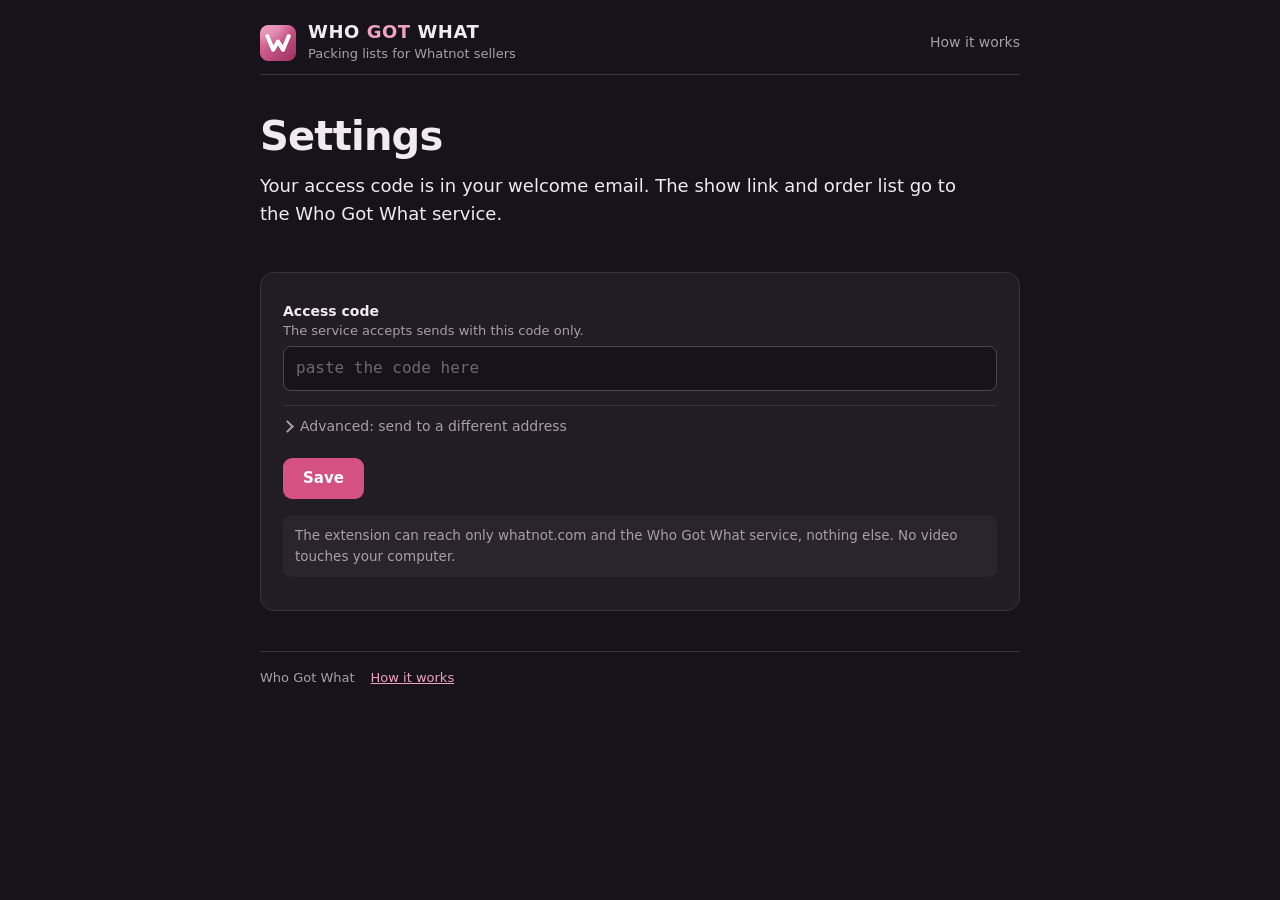
<file: extension/options.html>
<!doctype html>
<html lang="en">
<meta charset="utf-8">
<meta name="viewport" content="width=device-width,initial-scale=1">
<title>Settings · Who Got What</title>
<link rel="stylesheet" href="shared.css">
<body>
<div class="wrap">
  <header class="top">
    <img src="icons/icon128.png" width="36" height="36" alt="">
    <div><div class="name">Who <span>Got</span> What</div><div class="tag">Packing lists for Whatnot sellers</div></div>
    <div class="spacer"></div>
    <a href="welcome.html">How it works</a>
  </header>
  <h1>Settings</h1>
  <p class="lede">Your access code is in your welcome email. The show link and order list go to the Who Got What service.</p>
  <section class="setup">
    <label for="token">Access code <span>The service accepts sends with this code only.</span></label>
    <input id="token" autocomplete="off" spellcheck="false" placeholder="paste the code here">
    <details id="adv"><summary>Advanced: send to a different address</summary>
      <label for="endpoint"><span>Leave this empty to use the Who Got What service. Only for a self-hosted receiver; the address starts with https://. When you save one, Chrome asks whether the extension may contact that one address. Choose <b>Allow</b>.</span></label>
      <input id="endpoint" autocomplete="off" spellcheck="false" placeholder="https://">
    </details>
    <div class="actions"><button id="save" class="primary">Save</button><span id="msg" class="saved"></span></div>
    <p class="note">The extension can reach only whatnot.com and the Who Got What service, nothing else. No video touches your computer.</p>
  </section>
  <footer class="foot"><span>Who Got What</span><a href="welcome.html">How it works</a></footer>
</div>
<script src="options.js"></script>
</html>
</file>
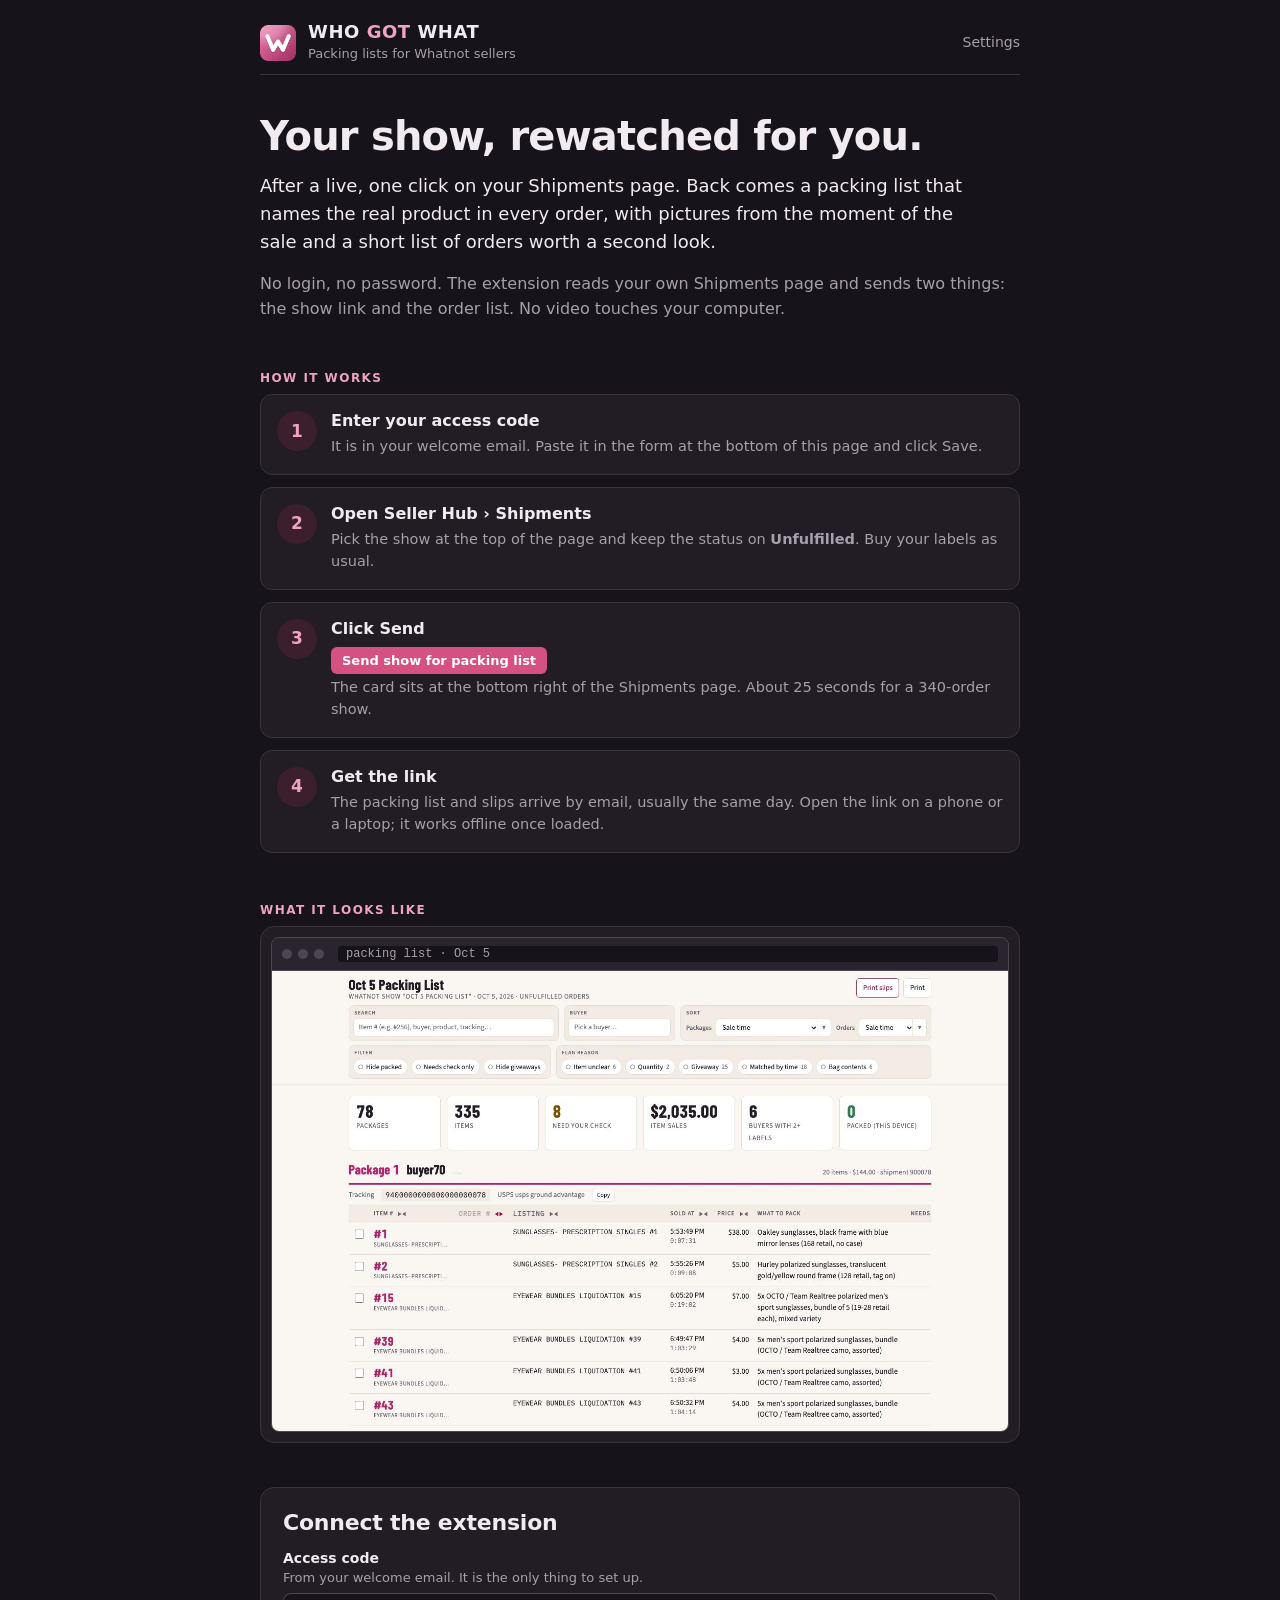
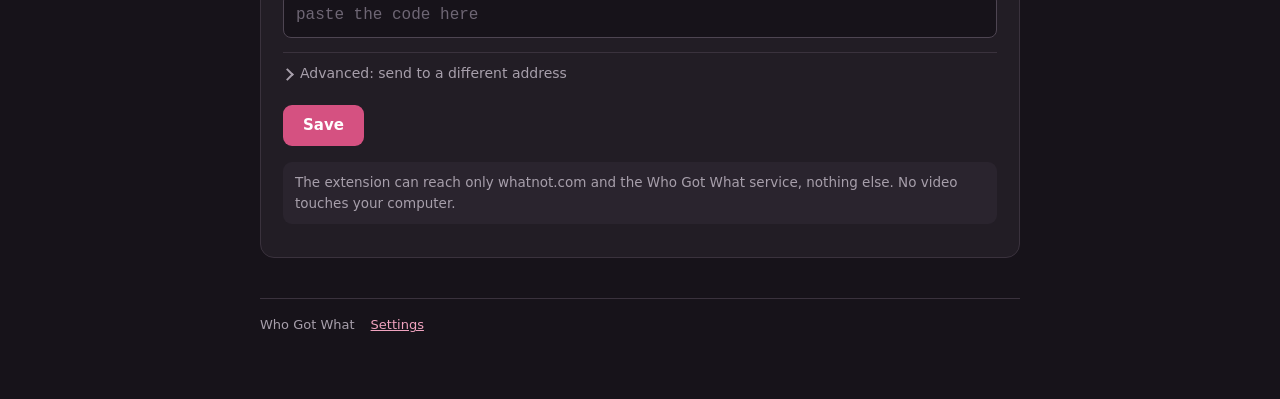
<file: extension/welcome.html>
<!doctype html>
<html lang="en">
<meta charset="utf-8">
<meta name="viewport" content="width=device-width,initial-scale=1">
<title>Welcome · Who Got What</title>
<link rel="stylesheet" href="shared.css">
<body>
<div class="wrap">
  <header class="top">
    <img src="icons/icon128.png" width="36" height="36" alt="">
    <div><div class="name">Who <span>Got</span> What</div><div class="tag">Packing lists for Whatnot sellers</div></div>
    <div class="spacer"></div>
    <a href="options.html">Settings</a>
  </header>

  <h1>Your show, rewatched for you.</h1>
  <p class="lede">After a live, one click on your Shipments page. Back comes a packing list that names the real product in
  every order, with pictures from the moment of the sale and a short list of orders worth a second look.</p>
  <p class="muted">No login, no password. The extension reads your own Shipments page and sends two things: the show link and
  the order list. No video touches your computer.</p>


  <section>
    <span class="eyebrow">How it works</span>
    <ol class="steps">
      <li><div><b>Enter your access code</b><p>It is in your welcome email. Paste it in the form at the bottom of this page and click Save.</p></div></li>
      <li><div><b>Open Seller Hub &rsaquo; Shipments</b><p>Pick the show at the top of the page and keep the status on <b>Unfulfilled</b>. Buy your labels as usual.</p></div></li>
      <li><div><b>Click Send</b><p><span class="btn-sample">Send show for packing list</span><br>The card sits at the bottom right of the Shipments page. About 25 seconds for a 340-order show.</p></div></li>
      <li><div><b>Get the link</b><p>The packing list and slips arrive by email, usually the same day. Open the link on a phone or a laptop; it works offline once loaded.</p></div></li>
    </ol>
  </section>

  <section>
    <span class="eyebrow">What it looks like</span>
    <figure class="figure">
      <div class="frame">
        <div class="bar"><i></i><i></i><i></i><span>packing list · Oct 5</span></div>
        <img src="img/list-desktop.jpg" width="1440" height="900" alt="A finished packing list: packages with tracking numbers, each order with its item number, sold time, price and what to pack, and a count of orders that need a check">
      </div>
    </figure>
  </section>

  <section class="setup" id="setup">
    <h2>Connect the extension</h2>
    <label for="token">Access code <span>From your welcome email. It is the only thing to set up.</span></label>
    <input id="token" autocomplete="off" spellcheck="false" placeholder="paste the code here">
    <details id="adv"><summary>Advanced: send to a different address</summary>
      <label for="endpoint"><span>Leave this empty to use the Who Got What service. Only for a self-hosted receiver; the address starts with https://. When you save one, Chrome asks whether the extension may contact that one address. Choose <b>Allow</b>.</span></label>
      <input id="endpoint" autocomplete="off" spellcheck="false" placeholder="https://">
    </details>
    <div class="actions"><button id="save" class="primary">Save</button><span id="msg" class="saved"></span></div>
    <p class="note">The extension can reach only whatnot.com and the Who Got What service, nothing else. No video touches your computer.</p>
  </section>

  <footer class="foot"><span>Who Got What</span><a href="options.html">Settings</a></footer>
</div>
<script src="options.js"></script>
</html>
</file>
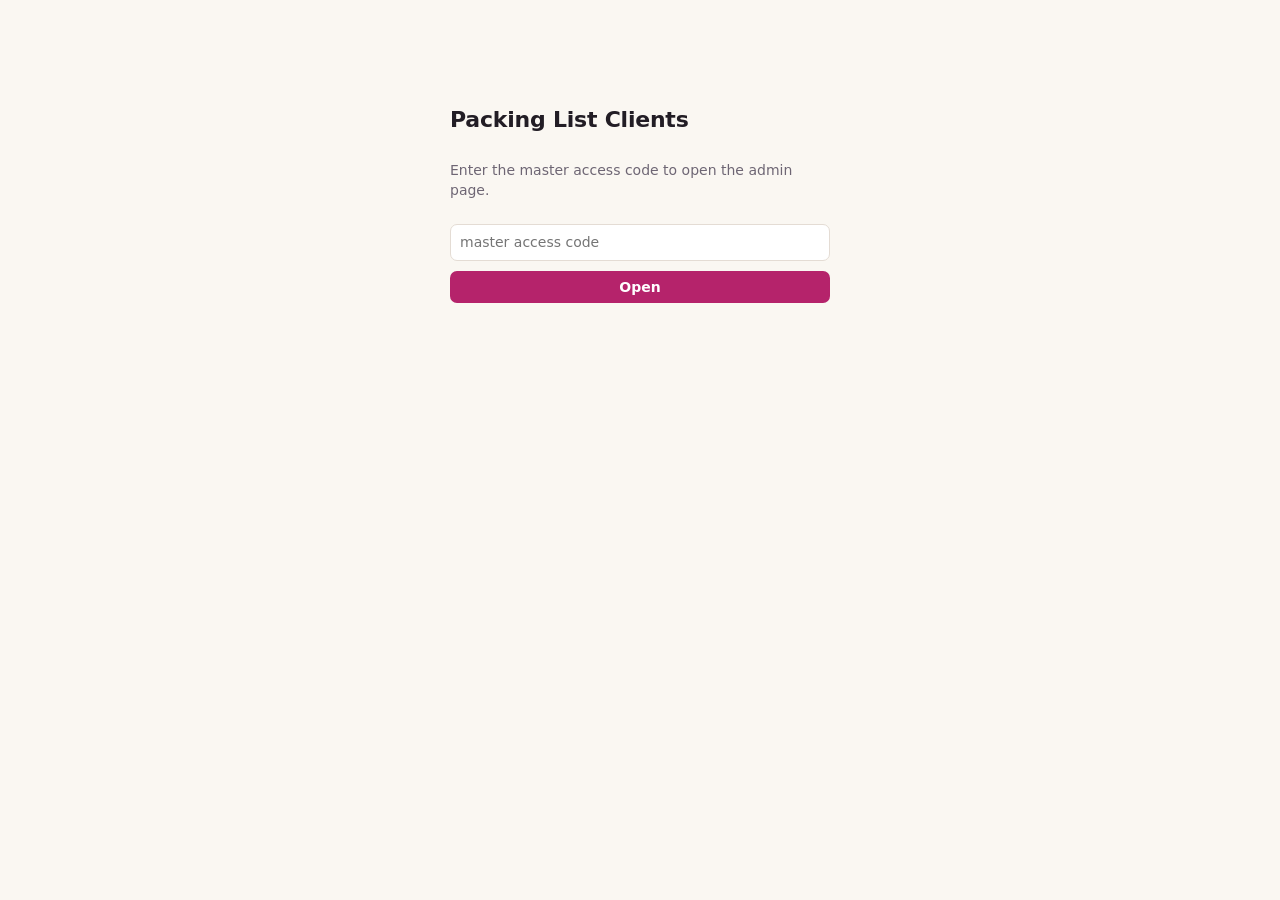
<file: receiver/admin.html>
<!doctype html>
<meta charset="utf-8">
<meta name="viewport" content="width=device-width, initial-scale=1">
<title>Packing List Clients</title>
<style>
  :root{--bg:#FAF7F2;--panel:#fff;--ink:#221D25;--muted:#6E6674;--rule:#E4DCD4;--accent:#B5236B;--soft:#F7E6EE;--ok:#1F7A4D;--bad:#B3261E;color-scheme:light}
  @media (prefers-color-scheme: dark){:root:not([data-theme=light]){--bg:#1B171D;--panel:#262028;--ink:#F2ECEF;--muted:#A79FAA;--rule:#3C343F;--accent:#D55181;--soft:#3A2230;color-scheme:dark}}
  [hidden]{display:none!important}*{box-sizing:border-box}body{margin:0;background:var(--bg);color:var(--ink);font:14px/1.45 -apple-system,system-ui,"Segoe UI",sans-serif;padding-block:24px;padding-inline:16px}
  main{max-width:1000px;margin:0 auto;display:grid;gap:20px}
  h1{font-size:22px;margin:0;letter-spacing:-.01em}h2{font-size:13px;text-transform:uppercase;letter-spacing:.06em;color:var(--muted);margin:0 0 10px}
  .top{display:flex;justify-content:space-between;align-items:baseline;flex-wrap:wrap;gap:8px}
  .tiles{display:grid;grid-template-columns:repeat(auto-fit,minmax(150px,1fr));gap:12px}
  .tile{background:var(--panel);border:1px solid var(--rule);border-radius:10px;padding:12px 14px}.tile b{display:block;font-size:24px;font-variant-numeric:tabular-nums}.tile span{color:var(--muted);font-size:12px}
  section{background:var(--panel);border:1px solid var(--rule);border-radius:10px;padding:16px}
  table{width:100%;border-collapse:collapse;font-variant-numeric:tabular-nums}th{text-align:left;font-size:12px;color:var(--muted);font-weight:600;padding:6px 8px;border-bottom:1px solid var(--rule)}td{padding:8px;border-bottom:1px solid var(--rule);vertical-align:top}tr:last-child td{border-bottom:0}
  .wrap{overflow-x:auto}code{font:12px ui-monospace,SFMono-Regular,Menlo,monospace;background:var(--soft);padding:2px 6px;border-radius:5px;cursor:pointer}
  .pill{display:inline-block;padding:2px 8px;border-radius:999px;font-size:12px;font-weight:600}.on{background:#E3F3EA;color:var(--ok)}.off{background:#F8E4E2;color:var(--bad)}.zero{background:var(--soft);color:var(--accent)}
  button{font:inherit;border:0;border-radius:7px;padding:6px 10px;cursor:pointer;background:var(--soft);color:var(--ink)}button.pri{background:var(--accent);color:#fff;font-weight:600}button:focus-visible,input:focus-visible{outline:2px solid var(--accent);outline-offset:2px}
  input{font:inherit;padding:7px 9px;border:1px solid var(--rule);border-radius:7px;background:var(--panel);color:var(--ink)}
  form.add{display:flex;gap:8px;flex-wrap:wrap;align-items:center;margin-top:12px}
  .muted{color:var(--muted)}a{color:var(--accent)}.log{font:12px/1.5 ui-monospace,SFMono-Regular,Menlo,monospace;white-space:pre-wrap;max-height:260px;overflow:auto;margin:0}
  #gate{max-width:380px;margin:80px auto;display:grid;gap:10px}#msg{min-height:18px}.err{color:var(--bad)}.okc{color:var(--ok)}
  .actions{display:flex;gap:6px;flex-wrap:wrap}
</style>
<div id="gate" hidden>
  <h1>Packing List Clients</h1>
  <p class="muted">Enter the master access code to open the admin page.</p>
  <input id="code" type="password" placeholder="master access code" autocomplete="current-password">
  <button class="pri" id="enter">Open</button><div id="gateMsg" class="err"></div>
</div>
<main id="app" hidden>
  <div class="top"><h1>Packing List Clients</h1><span class="muted"><span id="stamp"></span> · <a href="#" id="signout">Sign out</a></span></div>
  <div class="tiles">
    <div class="tile"><b id="tClients">–</b><span>active clients</span></div>
    <div class="tile"><b id="tLeft">–</b><span>show credits outstanding</span></div>
    <div class="tile"><b id="tShows">–</b><span>shows received</span></div>
    <div class="tile"><b id="tToday">–</b><span>received today</span></div>
  </div>
  <section>
    <h2>Clients</h2>
    <div class="wrap"><table><thead><tr><th>Client</th><th>Access code</th><th>Left</th><th>Used</th><th>Status</th><th>Last show</th><th></th></tr></thead><tbody id="clients"></tbody></table></div>
    <form class="add" id="addForm"><input id="newName" placeholder="New client name" required><input id="newCredits" type="number" min="0" value="1" style="width:80px" title="show credits"><button class="pri" type="submit">Add client</button><span id="msg"></span></form>
    <p class="muted" style="margin:10px 0 0">Click a code to copy it. Credits: one Whatnot show each; re-sends of the same show are free.</p>
  </section>
  <section>
    <h2>Shows received</h2>
    <div class="wrap"><table><thead><tr><th>When</th><th>Client</th><th>Show</th><th>Orders</th><th>Sends</th><th>Folder</th></tr></thead><tbody id="shows"></tbody></table></div>
  </section>
  <section><h2>Receiver log</h2><pre class="log" id="log"></pre></section>
</main>
<script>
const $=s=>document.querySelector(s); let CODE='';
try{CODE=localStorage.getItem('wnAdminCode')||''}catch(e){}
const api=(path,body)=>fetch('/admin/api/'+path,{method:body?'POST':'GET',headers:{'X-Packing-Token':CODE,'Content-Type':'application/json'},body:body?JSON.stringify(body):undefined}).then(async r=>{const j=await r.json().catch(()=>({}));if(!r.ok)throw new Error(j.message||('HTTP '+r.status));return j});
function esc(s){return String(s==null?'':s).replace(/[&<>"]/g,c=>({'&':'&amp;','<':'&lt;','>':'&gt;','"':'&quot;'}[c]))}
function fmt(iso){if(!iso)return '';const d=new Date(iso);return d.toLocaleString([],{month:'short',day:'numeric',hour:'numeric',minute:'2-digit'})}
async function load(){
  const d=await api('state');
  $('#stamp').textContent='updated '+new Date().toLocaleTimeString([],{hour:'numeric',minute:'2-digit'});
  const cl=Object.entries(d.clients).map(([code,c])=>({code,...c}));
  const active=cl.filter(c=>c.active!==false);
  $('#tClients').textContent=active.length; $('#tLeft').textContent=active.reduce((a,c)=>a+(c.credits||0),0);
  const shows=[];for(const c of cl)for(const [live,s] of Object.entries(c.shows||{}))shows.push({client:c.name,live,...s});
  shows.sort((a,b)=>(b.last||'').localeCompare(a.last||''));
  const today=new Date().toISOString().slice(0,10);
  $('#tShows').textContent=shows.length; $('#tToday').textContent=shows.filter(s=>(s.first||'').startsWith(today)).length;
  cl.sort((a,b)=>a.name.localeCompare(b.name));
  $('#clients').innerHTML=cl.map(c=>{const last=Object.values(c.shows||{}).sort((a,b)=>(b.last||'').localeCompare(a.last||''))[0];const off=c.active===false;
    return `<tr><td><strong>${esc(c.name)}</strong><br><span class="muted">since ${esc(c.created||'')}</span></td><td><code data-copy="${esc(c.code)}" title="copy">${esc(c.code)}</code></td>
    <td>${c.credits||0}${!off&&!(c.credits||0)?' <span class="pill zero">out</span>':''}</td><td>${c.used||0}</td><td><span class="pill ${off?'off':'on'}">${off?'disabled':'active'}</span></td>
    <td>${last?esc(fmt(last.last))+'<br><span class="muted">'+esc((last.title||'').slice(0,32))+'</span>':'<span class="muted">none yet</span>'}</td>
    <td class="actions"><button data-act="credit" data-code="${esc(c.code)}" data-n="1">+1</button><button data-act="credit" data-code="${esc(c.code)}" data-n="4">+4</button><button data-act="credit" data-code="${esc(c.code)}" data-n="-1">−1</button><button data-act="toggle" data-code="${esc(c.code)}">${off?'Enable':'Disable'}</button></td></tr>`}).join('')||'<tr><td colspan="7" class="muted">No clients yet. Add one below.</td></tr>';
  $('#shows').innerHTML=shows.map(s=>`<tr><td>${esc(fmt(s.first))}</td><td>${esc(s.client)}</td><td>${esc(s.title||s.live)}</td><td>${s.items||''}</td><td>${s.sends||1}</td><td class="muted">${esc((s.folder||'').replace(/^.*Whatnot Packing Lists\//,''))}</td></tr>`).join('')||'<tr><td colspan="6" class="muted">Nothing received from clients yet.</td></tr>';
  $('#log').textContent=d.log.join('\n');
}
document.addEventListener('click',async e=>{
  const c=e.target.closest('code[data-copy]'); if(c){try{await navigator.clipboard.writeText(c.dataset.copy);note('Code copied','okc')}catch(err){note('Select and copy the code by hand','err')}return}
  const b=e.target.closest('button[data-act]'); if(!b)return;
  try{ if(b.dataset.act==='credit') await api('credit',{code:b.dataset.code,n:+b.dataset.n}); else await api('toggle',{code:b.dataset.code}); note('Saved','okc'); load(); }catch(err){note(err.message,'err')}
});
$('#addForm').onsubmit=async e=>{e.preventDefault();try{const r=await api('add',{name:$('#newName').value.trim(),credits:+$('#newCredits').value||0});note(`Added. Access code: ${r.code}`,'okc');$('#newName').value='';load()}catch(err){note(err.message,'err')}};
function note(t,cls){const m=$('#msg');m.textContent=t;m.className=cls||'';}
async function boot(){ if(!CODE){$('#gate').hidden=false;return} try{await load();$('#app').hidden=false;setInterval(load,20000)}catch(e){CODE='';try{localStorage.removeItem('wnAdminCode')}catch(x){} $('#gate').hidden=false;$('#gateMsg').textContent=e.message} }
$('#enter').onclick=async()=>{CODE=$('#code').value.trim();try{localStorage.setItem('wnAdminCode',CODE)}catch(e){} $('#gate').hidden=true; await boot()};
$('#signout').onclick=e=>{e.preventDefault();CODE='';try{localStorage.removeItem('wnAdminCode')}catch(x){} $('#app').hidden=true;$('#gate').hidden=false;$('#code').value='';$('#gateMsg').textContent=''};
$('#code').addEventListener('keydown',e=>{if(e.key==='Enter')$('#enter').click()});
boot();
</script>
</file>
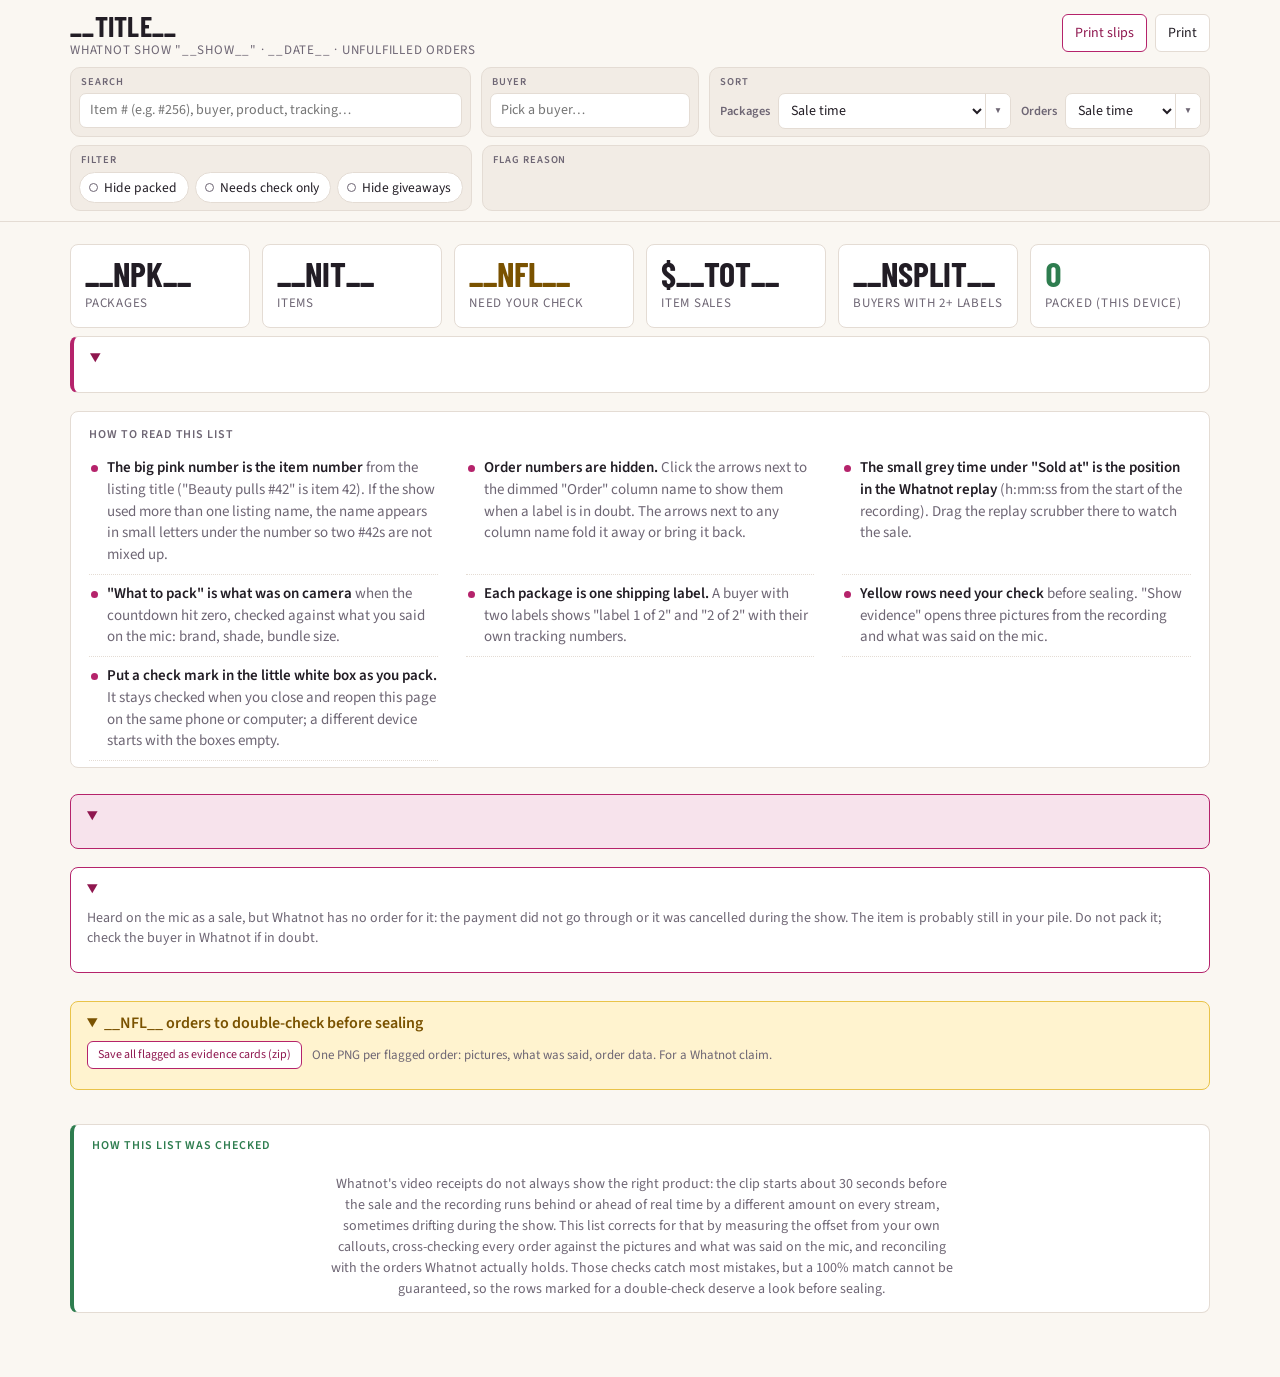
<file: pipeline/scripts/page_template.html>
<!doctype html>
<meta charset="utf-8">
<title>__TITLE__</title>
<link rel="stylesheet" href="https://fonts.googleapis.com/css2?family=Barlow+Condensed:wght@600;700&family=Source+Sans+3:ital,wght@0,400;0,600;1,400&family=IBM+Plex+Mono:wght@400;500&display=swap">
<style>
:root{--bg:#FAF7F2;--panel:#FFFFFF;--ink:#221D25;--muted:#6E6674;--rule:#E4DCD4;--accent:#B5236B;--accent-ink:#8F174F;--accent-soft:#F7E3EC;--flag-bg:#FFF3CF;--flag-ink:#7A5200;--flag-edge:#E9C349;--done:#2E7D4F;--done-bg:#E3F1E8;--bad:#B3261E;--bad-ink:#8C1D18;--bad-bg:#FBE9E7;--head:#F2ECE5}
@media (prefers-color-scheme: dark){:root:not([data-theme="light"]){--bg:#17141A;--panel:#211D26;--ink:#F1ECF3;--muted:#A79FAD;--rule:#332C3A;--accent:#F06BA8;--accent-ink:#F7A3C9;--accent-soft:#3A1F2E;--flag-bg:#3B3013;--flag-ink:#F4D67A;--flag-edge:#8C6F1A;--done:#7BD39A;--done-bg:#1E3527;--bad:#F28B82;--bad-ink:#F6A9A2;--bad-bg:#3B1F1D;--head:#2A252F}}
:root[data-theme="dark"]{--bg:#17141A;--panel:#211D26;--ink:#F1ECF3;--muted:#A79FAD;--rule:#332C3A;--accent:#F06BA8;--accent-ink:#F7A3C9;--accent-soft:#3A1F2E;--flag-bg:#3B3013;--flag-ink:#F4D67A;--flag-edge:#8C6F1A;--done:#7BD39A;--done-bg:#1E3527;--bad:#F28B82;--bad-ink:#F6A9A2;--bad-bg:#3B1F1D;--head:#2A252F}
*{box-sizing:border-box}
body{margin:0;background:var(--bg);color:var(--ink);font-family:"Source Sans 3",system-ui,-apple-system,"Segoe UI",sans-serif;font-size:16px;line-height:1.45;padding-block:0 64px}
.wrap{max-width:1180px;margin:0 auto;padding-inline:20px}
header.top{background:var(--bg);border-bottom:1px solid var(--rule)}
header.top .wrap{display:flex;flex-wrap:wrap;align-items:center;gap:12px 24px;padding-block:12px}
h1{font-family:"Barlow Condensed","Arial Narrow",sans-serif;font-weight:700;font-size:28px;letter-spacing:.01em;margin:0;text-wrap:balance;line-height:1}
h1 small{display:block;font-family:"Source Sans 3",sans-serif;font-weight:400;font-size:13px;color:var(--muted);letter-spacing:.06em;text-transform:uppercase;margin-top:4px}
header.top .wrap{display:block;padding-block:12px 10px}
.titlebar{display:flex;align-items:flex-start;justify-content:space-between;gap:16px}
.toolbar{display:flex;flex-wrap:wrap;gap:8px 10px;margin-top:10px}.toolbar+.toolbar{margin-top:8px}
.grp .sub{font-size:12.5px;color:var(--muted);font-weight:600;margin:0 2px 0 4px;white-space:nowrap}.grp .sub:first-child{margin-left:2px}
.grp{display:flex;flex-direction:column;gap:4px;background:var(--head);border:1px solid var(--rule);border-radius:10px;padding:6px 8px 7px;min-width:0}
.grp.grow{flex:1 1 260px}
.grp .lbl{font-size:10.5px;text-transform:uppercase;letter-spacing:.09em;color:var(--muted);font-weight:600;padding-left:2px}
.grp .ctl{display:flex;align-items:center;gap:6px;min-height:32px}
input[type=search]{font:inherit;font-size:14px;width:100%;padding:6px 10px;border:1px solid var(--rule);border-radius:7px;background:var(--panel);color:var(--ink);min-width:0}
.sel{display:flex;align-items:stretch;border:1px solid var(--rule);border-radius:7px;overflow:hidden;background:var(--panel)}
.sel select{font:inherit;font-size:14px;padding:6px 8px;border:0;background:transparent;color:var(--ink);cursor:pointer;min-width:0}
.sel .dir{border:0;border-left:1px solid var(--rule);border-radius:0;padding:0 9px;font-size:10px;line-height:1;background:var(--panel);color:var(--muted)}
.sel .dir:hover{color:var(--accent-ink);background:var(--accent-soft)}
.sel .dir:disabled{opacity:.4;cursor:default}
.chips{display:flex;gap:6px;flex-wrap:wrap}
.chip{position:relative;display:inline-flex;align-items:center;gap:6px;font-size:13.5px;color:var(--ink);background:var(--panel);border:1px solid var(--rule);border-radius:999px;padding:5px 11px 5px 9px;cursor:pointer;user-select:none;transition:background .15s,border-color .15s,color .15s}
.chip input{position:absolute;opacity:0;width:0;height:0;margin:0}
.chip .dot{width:9px;height:9px;border-radius:50%;border:1.5px solid var(--muted);flex:none;transition:background .15s,border-color .15s}
.chip:hover{border-color:var(--accent)}
.chip:has(input:checked){background:var(--accent-soft);border-color:var(--accent);color:var(--accent-ink);font-weight:600}
.chip:has(input:checked) .dot{background:var(--accent);border-color:var(--accent)}
.chip:has(input:focus-visible){outline:2px solid var(--accent);outline-offset:2px}
input[type=search]:focus,button:focus-visible,select:focus-visible{outline:2px solid var(--accent);outline-offset:2px}
.actions{display:flex;gap:8px;align-self:flex-start;margin-top:2px}
button.print,a.print{white-space:nowrap;font:inherit;font-size:14px;padding:8px 12px;border:1px solid var(--rule);border-radius:6px;background:var(--panel);color:var(--ink);text-decoration:none;line-height:normal;display:inline-block}
a.print{border-color:var(--accent);color:var(--accent-ink)}
a.print:hover{background:var(--accent-soft)}
@media (max-width:640px){.titlebar{flex-wrap:wrap}.grp{flex:1 1 100%}.grp .ctl{flex-wrap:wrap}#fbuyer{width:100%}}
/* Filters (D06): the buyer box, the chip counts, and the "Showing" row of active filters with Clear all */
.grp[hidden]{display:none}
#fbuyer{width:200px}
.chip small{color:var(--muted);font-weight:400;font-size:12px;font-variant-numeric:tabular-nums}
.chip:has(input:checked) small{color:var(--accent-ink)}
.active{display:flex;flex-wrap:wrap;align-items:center;gap:6px;margin-top:10px}
.active[hidden]{display:none}
.active .lbl{font-size:10.5px;text-transform:uppercase;letter-spacing:.09em;color:var(--muted);font-weight:600;margin-right:4px}
.achip{display:inline-flex;align-items:center;gap:4px;font-size:13px;background:var(--accent-soft);color:var(--accent-ink);border:1px solid var(--accent);border-radius:999px;padding:3px 5px 3px 10px;font-weight:600}
.achip button{border:0;background:none;color:inherit;padding:0 5px;font-size:15px;line-height:1.2;cursor:pointer;border-radius:50%}
.achip button:hover{background:var(--accent);color:#fff}
.active .clear{font-size:13px;padding:3px 10px;border-radius:999px;margin-left:4px}
.stat b small{font-size:18px;color:var(--muted);font-weight:600}
td.pkgcol{white-space:nowrap}td.pkgcol b{color:var(--accent);font-family:"Barlow Condensed","Arial Narrow",sans-serif;font-size:18px}td.pkgcol small{display:block;color:var(--muted);font-size:12px}
body.flat section.pkg h2{font-size:22px}
button{font:inherit;font-size:14px;padding:8px 12px;border:1px solid var(--rule);border-radius:6px;background:var(--panel);color:var(--ink);cursor:pointer}
.stats{display:grid;grid-template-columns:repeat(auto-fit,minmax(150px,1fr));gap:12px;margin-block:22px 8px}
.stat{background:var(--panel);border:1px solid var(--rule);border-radius:8px;padding:12px 14px}
.stat b{display:block;font-family:"Barlow Condensed","Arial Narrow",sans-serif;font-size:34px;font-weight:700;line-height:1;font-variant-numeric:tabular-nums}
.stat span{font-size:13px;color:var(--muted);text-transform:uppercase;letter-spacing:.06em}
.stat.flag b{color:var(--flag-ink)}.stat.done b{color:var(--done)}
.check{background:var(--panel);border:1px solid var(--rule);border-left:4px solid var(--done);border-radius:8px;padding:12px 18px 10px;margin:8px 0 14px}
.check h3{margin:0 0 6px;font-size:12px;text-transform:uppercase;letter-spacing:.08em;color:var(--done);font-weight:600}
.check ul{list-style:none;margin:0;padding:0;display:grid;grid-template-columns:repeat(auto-fit,minmax(300px,1fr));gap:2px 28px}
.check li{padding:5px 0;font-size:15px;line-height:1.45;color:var(--muted);border-bottom:1px dotted var(--rule)}
.check li b{color:var(--ink);font-weight:600;font-variant-numeric:tabular-nums}
.check li.warn b{color:var(--flag-ink)}
.check{margin:34px 0 0}
.check .fine{margin:14px auto 2px;font-size:14px;line-height:1.5;color:var(--muted);max-width:90ch;text-align:center}
.howto{background:var(--panel);border:1px solid var(--rule);border-radius:8px;padding:14px 18px 6px;margin:8px 0 26px}
.howto h3{margin:0 0 8px;font-size:12px;text-transform:uppercase;letter-spacing:.08em;color:var(--muted);font-weight:600}
.howto ul{list-style:none;margin:0;padding:0;display:grid;grid-template-columns:repeat(auto-fit,minmax(300px,1fr));gap:2px 28px}
.howto li{position:relative;padding:6px 0 8px 18px;font-size:15px;line-height:1.45;color:var(--muted);border-bottom:1px dotted var(--rule)}
.howto li::before{content:"";position:absolute;left:2px;top:14px;width:7px;height:7px;border-radius:50%;background:var(--accent)}
.howto li b{color:var(--ink);font-weight:600}
details.diff{background:var(--panel);border:1px solid var(--rule);border-left:4px solid var(--accent);border-radius:8px;padding:10px 16px 8px;margin:8px 0 18px;color:var(--ink)}
details.diff summary{cursor:pointer;font-weight:600;color:var(--accent-ink)}
details.diff summary small{font-weight:400;color:var(--muted);margin-left:8px}
details.diff ul{list-style:none;margin:10px 0 4px;padding:0;display:grid;gap:6px}
details.diff li{padding:7px 12px;border-radius:6px;font-size:15px;line-height:1.45;border-left:4px solid var(--rule);background:var(--head);max-width:100ch}
details.diff li.new{border-left-color:var(--done);background:var(--done-bg)}
details.diff li.removed{border-left-color:var(--bad);background:var(--bad-bg)}
details.diff li.moved{border-left-color:var(--accent);background:var(--accent-soft)}
details.diff li a{color:inherit;font-weight:600;text-decoration:underline dotted}
details.diff li .ord{color:var(--muted);font-size:13px}
body.hide-col-order details.diff li .ord{display:none}
details.diff li em{font-style:normal;font-weight:600}
.tag{display:inline-block;font-size:11px;font-weight:700;letter-spacing:.08em;text-transform:uppercase;border-radius:4px;padding:1px 7px;margin-right:6px;vertical-align:middle;line-height:1.5}
.tag.new{background:var(--done);color:#fff}.tag.removed{background:var(--bad);color:#fff}.tag.moved{background:var(--accent);color:#fff}
tr.new td{background:var(--done-bg)}tr.new td.prod{box-shadow:inset 4px 0 0 var(--done);padding-left:12px}
tr.moved td{background:var(--accent-soft)}
.pill.moved{background:var(--accent-soft);color:var(--accent-ink);border-color:var(--accent)}
details.ghosts{background:var(--panel);border:1px solid var(--accent);border-radius:8px;padding:10px 16px;margin-bottom:28px}
details.ghosts summary{cursor:pointer;font-weight:600;color:var(--accent-ink)}
details.ghosts ul{margin:10px 0 4px;padding-left:0;list-style:none;display:grid;gap:10px}
details.ghosts li{display:grid;grid-template-columns:72px 1fr;gap:12px;align-items:start;border-bottom:1px dotted var(--rule);padding-bottom:10px}
details.ghosts li img{width:72px;height:auto;border-radius:6px;border:1px solid var(--rule);cursor:zoom-in;display:block}
details.ghosts li .nopic{width:72px;height:96px;border-radius:6px;background:var(--head);border:1px dashed var(--rule)}
details.ghosts li b{color:var(--ink)}
details.ghosts li .q{font-size:14px;color:var(--muted);margin-top:2px}
details.ghosts li .q em{color:var(--ink);font-style:normal;font-weight:600}
details.ghosts p{margin:6px 0 0;font-size:14px;color:var(--muted)}
details.flags{background:var(--flag-bg);border:1px solid var(--flag-edge);border-radius:8px;padding:10px 16px;margin-bottom:28px;color:var(--ink)}
details.flags summary{cursor:pointer;font-weight:600;color:var(--flag-ink)}
details.flags ul{margin:10px 0 4px;padding-left:20px}
details.flags li{margin:6px 0;max-width:90ch}
details.flags li a{color:inherit;text-decoration:underline dotted;font-family:"IBM Plex Mono",ui-monospace,Menlo,monospace;font-size:14px}
details.flags li strong{color:var(--flag-ink)}
details.flags li .ord{color:var(--muted);font-size:13px}
body.hide-col-order details.flags li .ord{display:none}
/* P12: one banner per off-by-one chain, in place of one line per shifted row */
details.flags li.chain{list-style:none;margin:8px 0 10px -20px;padding:8px 12px;background:var(--panel);border:1px solid var(--flag-edge);border-left:4px solid var(--bad);border-radius:6px;max-width:none}
details.flags li.chain .tag.shift{background:var(--bad);color:#fff}
details.flags li.chain a{font-family:inherit;font-size:inherit;font-weight:600}
details.flags li.chain .why{display:block;color:var(--muted);font-size:14px;margin-top:2px}
section.pkg{margin-bottom:34px;break-inside:avoid}
section.pkg h2{font-family:"Barlow Condensed","Arial Narrow",sans-serif;font-weight:700;font-size:26px;margin:0;display:flex;flex-wrap:wrap;align-items:baseline;gap:6px 14px;padding:10px 0 8px;border-bottom:3px solid var(--accent)}
section.pkg h2 .n{color:var(--accent);font-variant-numeric:tabular-nums}
section.pkg h2 .meta{font-family:"Source Sans 3",sans-serif;font-size:14px;font-weight:400;color:var(--muted);margin-left:auto;font-variant-numeric:tabular-nums}
.split{display:inline-block;background:var(--accent-soft);color:var(--accent-ink);border:1px solid var(--accent);border-radius:4px;padding:2px 9px;font-family:"Source Sans 3",sans-serif;font-size:13px;font-weight:700;letter-spacing:.04em;text-transform:uppercase}
.track{display:flex;flex-wrap:wrap;align-items:center;gap:8px 14px;padding:8px 0 6px;font-size:14px;color:var(--muted)}
.track code{font-family:"IBM Plex Mono",ui-monospace,Menlo,monospace;font-size:14px;color:var(--ink);background:var(--head);padding:2px 8px;border-radius:4px;letter-spacing:.04em;user-select:all}
.track button{padding:3px 9px;font-size:12px}
details.splits{background:var(--accent-soft);border:1px solid var(--accent);border-radius:8px;padding:10px 16px;margin-bottom:18px;color:var(--ink)}
details.splits summary{cursor:pointer;font-weight:600;color:var(--accent-ink)}
details.splits ul{margin:10px 0 4px;padding-left:20px}details.splits li{margin:6px 0}details.splits a{color:var(--accent-ink);font-weight:600;text-decoration:underline dotted}details.splits code{font-family:"IBM Plex Mono",ui-monospace,Menlo,monospace;font-size:13.5px}
section.pkg.is-split h2{border-bottom-color:var(--accent-ink)}
section.pkg h2 .prog{font-family:"Source Sans 3",sans-serif;font-size:13px;font-weight:600;color:var(--done);background:var(--done-bg);border-radius:999px;padding:2px 10px}
.tbl{overflow-x:auto}
table{width:100%;border-collapse:collapse;font-size:15px}
th{font-size:12px;text-transform:uppercase;letter-spacing:.06em;color:var(--muted);text-align:left;padding:8px 8px;background:var(--head);white-space:nowrap}
td{padding:9px 8px;border-bottom:1px solid var(--rule);vertical-align:top}
td.chk{width:34px;padding-top:11px}td.chk input{width:18px;height:18px;accent-color:var(--done);cursor:pointer}
td.item{white-space:nowrap;line-height:1.1}td.item b{font-family:"Barlow Condensed","Arial Narrow",sans-serif;font-size:24px;font-weight:700;color:var(--accent);font-variant-numeric:tabular-nums;letter-spacing:.01em}td.item small{display:block;max-width:150px;overflow:hidden;text-overflow:ellipsis;white-space:nowrap;font-size:11px;color:var(--muted);text-transform:uppercase;letter-spacing:.05em;margin-top:2px}td.item .none{color:var(--muted)}
th .colx{border:0;background:none;padding:2px 3px;margin-left:6px;width:22px;height:16px;border-radius:4px;color:var(--muted);cursor:pointer;line-height:0;vertical-align:middle;display:inline-flex;align-items:center;justify-content:center}
th .colx svg{width:16px;height:9px;display:block;fill:currentColor;stroke:currentColor;stroke-width:1.2;stroke-linejoin:round}
th .colx:hover{color:var(--accent-ink);background:var(--accent-soft)}
th.collapsed{width:1%;white-space:nowrap}
th.collapsed .ttl{opacity:.5}
th.collapsed .colx{color:var(--accent-ink)}
td.mono,th.mono{font-family:"IBM Plex Mono",ui-monospace,Menlo,monospace;font-size:13.5px;white-space:nowrap;font-variant-numeric:tabular-nums}
td.time{white-space:nowrap;font-variant-numeric:tabular-nums;line-height:1.2}td.time small{display:block;font-family:"IBM Plex Mono",ui-monospace,Menlo,monospace;font-size:12px;color:var(--muted);margin-top:2px}
td.price{text-align:right;white-space:nowrap;font-variant-numeric:tabular-nums}th.price{text-align:right}
td.prod{min-width:300px}
td.note{min-width:180px;font-size:14px}
body.hide-col-note td.note{min-width:0}
.pill{display:inline-block;background:var(--flag-bg);color:var(--flag-ink);border:1px solid var(--flag-edge);border-radius:4px;padding:2px 8px;font-weight:600;font-size:13px;line-height:1.3}
tr.flagged td.prod{box-shadow:inset 4px 0 0 var(--flag-edge);padding-left:12px}
tr.done td{color:var(--muted)}tr.done td.prod{text-decoration:line-through;text-decoration-color:var(--muted)}
tr.hide{display:none}
section.pkg.empty{display:none}
button.ev{display:block;margin-top:6px;padding:3px 9px;font-size:12px;color:var(--flag-ink);border-color:var(--flag-edge);background:var(--flag-bg)}
tr.evrow td{padding:0 0 14px;border-bottom:1px solid var(--rule);background:var(--head)}
.evpanel{display:grid;grid-template-columns:minmax(280px,3fr) minmax(220px,2fr);gap:14px 20px;padding:12px 14px}
.evpanel .frames{display:grid;grid-template-columns:repeat(3,1fr);gap:8px}
.evpanel .fr{display:block;position:relative;border:1px solid var(--rule);border-radius:6px;overflow:hidden;background:#000;cursor:zoom-in;padding:0}
.evpanel .fr img{width:100%;height:auto;display:block}
.evpanel .fr .off{position:absolute;left:6px;bottom:6px;background:rgba(0,0,0,.65);color:#fff;font-family:"IBM Plex Mono",ui-monospace,Menlo,monospace;font-size:12px;padding:1px 6px;border-radius:4px}
.evpanel .sheet{width:100%;border:1px solid var(--rule);border-radius:6px;background-repeat:no-repeat;cursor:zoom-in}
dialog.zoom{border:0;padding:0;background:transparent;max-width:96vw;max-height:96vh}
dialog.zoom::backdrop{background:rgba(0,0,0,.85)}
dialog.zoom img{max-width:96vw;max-height:92vh;display:block;border-radius:6px}
dialog.zoom .sheet{width:min(96vw,1440px);border-radius:6px;background-repeat:no-repeat}
dialog.zoom .cap{color:#fff;text-align:center;font-size:13px;padding:6px}
.evpanel .cap{font-size:12px;color:var(--muted);margin-top:6px}
.evpanel .cap a{color:var(--accent-ink)}
button.card{display:inline-block;margin-top:8px;padding:4px 10px;font-size:12px;color:var(--accent-ink);border-color:var(--accent)}
.flagtools{display:flex;align-items:center;gap:10px;flex-wrap:wrap;margin:6px 0 8px;font-size:13px;color:var(--muted)}
.flagtools button{padding:4px 10px;font-size:12px;color:var(--accent-ink);border-color:var(--accent)}
dialog.card{border:0;padding:0;background:var(--panel);color:var(--ink);border-radius:8px;max-width:min(96vw,760px);width:min(96vw,760px);max-height:96vh;box-shadow:0 12px 40px rgba(0,0,0,.35)}
dialog.card::backdrop{background:rgba(0,0,0,.7)}
dialog.card .bar{display:flex;align-items:center;gap:10px;flex-wrap:wrap;padding:10px 14px;border-bottom:1px solid var(--rule);font-size:14px}
dialog.card .bar b{font-family:"IBM Plex Mono",ui-monospace,Menlo,monospace;font-weight:500;flex:1}
dialog.card .bar a{font-size:13px;padding:5px 10px;border:1px solid var(--accent);border-radius:6px;color:var(--accent-ink);text-decoration:none}
dialog.card .body{max-height:calc(96vh - 110px);overflow:auto;padding:12px 14px;background:var(--bg)}
dialog.card img{display:block;width:100%;height:auto;border:1px solid var(--rule);border-radius:6px}
dialog.card .hint{font-size:13px;color:var(--muted);padding:8px 14px;border-top:1px solid var(--rule);margin:0}
dialog.card .hint code{font-family:"IBM Plex Mono",ui-monospace,Menlo,monospace;font-size:12px;user-select:all;background:var(--head);padding:1px 5px;border-radius:4px}
.evpanel ol{list-style:none;margin:0;padding:0;font-size:14px;line-height:1.4}
.evpanel ol li{display:grid;grid-template-columns:52px 1fr;gap:8px;padding:3px 0;border-bottom:1px dotted var(--rule)}
.evpanel ol li .t{font-family:"IBM Plex Mono",ui-monospace,Menlo,monospace;font-size:12.5px;color:var(--muted);font-variant-numeric:tabular-nums}
.evpanel ol li.hit{font-weight:600;color:var(--ink)}
.evpanel ol li.hit .t{color:var(--flag-ink)}
.evpanel h4{margin:0 0 6px;font-size:12px;text-transform:uppercase;letter-spacing:.06em;color:var(--muted)}
@media (max-width:640px){.evpanel{grid-template-columns:1fr}}
.nores{color:var(--muted);padding:30px 0;display:none}
@media (max-width:640px){h1{font-size:24px}th.t,td.t{display:none}}
@media print{.toolbar,.howto,.stat.done,td.chk,th.chk,tr.evrow,button.ev,.actions,th .colx,.flagtools{display:none}th.collapsed{display:none}body{background:#fff;color:#000}section.pkg{page-break-inside:avoid}tr.flagged td.prod{box-shadow:none;border-left:4px solid #E9C349}tr.new td.prod{box-shadow:none;border-left:4px solid #2E7D4F}}
@media (prefers-reduced-motion:no-preference){tr td{transition:color .15s}}
</style>
<header class="top"><div class="wrap">
<div class="titlebar"><h1>__TITLE__<small>Whatnot show "__SHOW__" · __DATE__ · unfulfilled orders</small></h1><div class="actions"><a class="print" href="packing_slips.html" target="_blank" rel="noopener" title="One slip per shipping label with the real product, in label order">Print slips</a><button id="printBtn" class="print" type="button">Print</button></div></div>
<div class="toolbar">
<div class="grp grow"><span class="lbl">Search</span><div class="ctl"><input type="search" id="q" placeholder="Item # (e.g. #256), buyer, product, tracking…" aria-label="Search"></div></div>
<!-- D06 Buyer: type-ahead over this show's buyers (datalist filled in the script) -->
<div class="grp"><span class="lbl">Buyer</span><div class="ctl"><input type="search" id="fbuyer" list="buyerList" placeholder="Pick a buyer…" aria-label="Show one buyer's packages" autocomplete="off"><datalist id="buyerList"></datalist></div></div>
<div class="grp"><span class="lbl">Sort</span><div class="ctl"><span class="sub">Packages</span><div class="sel"><select id="psort" aria-label="Sort packages"><option value="time">Sale time</option><option value="buyer">Buyer A–Z (label print order)</option><option value="items">Item count</option><option value="total">Most expensive first</option><option value="flag">Needs check first</option><option value="nolabel">No label first</option></select><button type="button" id="pdir" class="dir" title="Flip direction" aria-label="Flip package order">▼</button></div><span class="sub">Orders</span><div class="sel"><select id="osort" aria-label="Sort orders"><option value="time">Sale time</option><option value="item">Item #</option><option value="price">Price</option><option value="flag">Flagged first</option></select><button type="button" id="odir" class="dir" title="Flip direction" aria-label="Flip order order">▼</button></div></div></div>
</div>
<div class="toolbar">
<div class="grp"><span class="lbl">Filter</span><div class="ctl chips"><label class="chip"><input type="checkbox" id="hideDone"><span class="dot"></span>Hide packed</label><label class="chip"><input type="checkbox" id="onlyFlag"><span class="dot"></span>Needs check only</label><!-- D06 Hide giveaways --><label class="chip"><input type="checkbox" id="fgivy"><span class="dot"></span>Hide giveaways</label></div></div>
<!-- D06 Flag reason: one chip per P08 category present in the show (built in the script; group hidden when there are none) -->
<div class="grp grow" id="fcatGrp"><span class="lbl">Flag reason</span><div class="ctl chips" id="fcats"></div></div>
</div>
<div class="active" id="active" hidden><span class="lbl">Showing</span><span id="achips" style="display:contents"></span><button type="button" class="clear" id="clearAll">Clear all</button></div>
</div></header>
<main class="wrap">
<div class="stats">
<div class="stat"><b>__NPK__</b><span>packages</span></div>
<div class="stat"><b>__NIT__</b><span>items</span></div>
<div class="stat flag"><b>__NFL__</b><span>need your check</span></div>
<div class="stat"><b>$__TOT__</b><span>item sales</span></div>
<div class="stat"><b>__NSPLIT__</b><span>buyers with 2+ labels</span></div>
<div class="stat done"><b id="doneCount">0</b><span>packed (this device)</span></div>
<div class="stat" id="showingStat" hidden><b id="showingN"></b><span id="showingOf"></span></div>
</div>
<details class="diff" id="diffBox" open><summary id="diffSum"></summary><ul id="diffList"></ul></details>
<section class="howto" aria-label="How to read this list"><h3>How to read this list</h3><ul>
<li><b>The big pink number is the item number</b> from the listing title ("Beauty pulls #42" is item 42). If the show used more than one listing name, the name appears in small letters under the number so two #42s are not mixed up.</li>
<li><b>Order numbers are hidden.</b> Click the arrows next to the dimmed "Order" column name to show them when a label is in doubt. The arrows next to any column name fold it away or bring it back.</li>
<li><b>The small grey time under "Sold at" is the position in the Whatnot replay</b> (h:mm:ss from the start of the recording). Drag the replay scrubber there to watch the sale.</li>
<li><b>"What to pack" is what was on camera</b> when the countdown hit zero, checked against what you said on the mic: brand, shade, bundle size.</li>
<li><b>Each package is one shipping label.</b> A buyer with two labels shows "label 1 of 2" and "2 of 2" with their own tracking numbers.</li>
<li><b>Yellow rows need your check</b> before sealing. "Show evidence" opens three pictures from the recording and what was said on the mic.</li>
<li><b>Put a check mark in the little white box as you pack.</b> It stays checked when you close and reopen this page on the same phone or computer; a different device starts with the boxes empty.</li>
</ul></section>
<details class="splits" id="splitBox" open><summary id="splitSum"></summary><ul id="splitList"></ul></details>
<details class="ghosts" id="ghostBox" open><summary id="ghostSum"></summary><p>Heard on the mic as a sale, but Whatnot has no order for it: the payment did not go through or it was cancelled during the show. The item is probably still in your pile. Do not pack it; check the buyer in Whatnot if in doubt.</p><ul id="ghostList"></ul></details>
<details class="flags" open><summary>__NFL__ orders to double-check before sealing</summary><div class="flagtools" id="flagTools" hidden><button type="button" id="cardsAll">Save all flagged as evidence cards (zip)</button><span>One PNG per flagged order: pictures, what was said, order data. For a Whatnot claim.</span></div><ul id="flagList"></ul></details>
<div id="pkgs"></div>
<div class="nores" id="nores">Nothing matches that search or those filters.</div>
<section class="check" aria-label="How this list was checked"><h3>How this list was checked</h3><ul id="checkList"></ul>
<p class="fine">Whatnot's video receipts do not always show the right product: the clip starts about 30 seconds before the sale and the recording runs behind or ahead of real time by a different amount on every stream, sometimes drifting during the show. This list corrects for that by measuring the offset from your own callouts, cross-checking every order against the pictures and what was said on the mic, and reconciling with the orders Whatnot actually holds. Those checks catch most mistakes, but a 100% match cannot be guaranteed, so the rows marked for a double-check deserve a look before sealing.</p></section>
</main>
<dialog class="zoom" id="zoom"><div id="zoomBody"></div><div class="cap" id="zoomCap"></div></dialog>
<dialog class="card" id="cardDlg"><div class="bar"><b id="cardName"></b><a id="cardDl" download hidden>Download PNG</a><button type="button" id="cardClose">Close</button></div><div class="body" id="cardBody"></div><p class="hint" id="cardHint"></p></dialog>
<script>
const DATA=__DATA__;
const GHOSTS=__GHOSTS__;
const CHECK=__CHECK__;
const DIFF=__DIFF__;
const CHAINS=__CHAINS__;
const META=__META__;
(function(){const c=CHECK,li=[];const n=x=>`<b>${x}</b>`;
 li.push(`${n(c.orders)} orders in ${n(c.packages)} packages, read straight from your Whatnot Shipments page.`);
 if(c.heard!=null) li.push(`${n(c.heard)} of ${c.orders} sales confirmed by your own voice on the mic (buyer and item number called out). The other ${n(c.orders-c.heard)} were matched by picture.`);
 if(c.lag!=null){const drift=(c.lagMax!=null&&c.lagMin!=null&&c.lagMax-c.lagMin>6)?` (it drifted from ${c.lagMin>=0?'+':''}${Math.round(c.lagMin)} s to ${c.lagMax>=0?'+':''}${Math.round(c.lagMax)} s during the show)`:'';
  li.push(`The recording ran ${n((c.lag>=0?'+':'')+c.lag.toFixed(1)+' s')} off real time${drift}. Every picture is taken at the corrected moment, not where the receipt starts.`);}
 else li.push(`The recording offset was <b>not measured</b> for this list; pictures use the receipt timing as is.`);
 li.push(c.ghosts==null?`Sales heard on the mic without an order were <b>not checked</b> for this list.`:c.ghosts?`<span class="warn">${n(c.ghosts)} sale${c.ghosts>1?'s':''} heard on the mic with no order in Whatnot</span>, listed below so they are not packed.`:`${n('0')} sales heard on the mic without an order in Whatnot.`);
 if(c.silent!=null) li.push(c.silent?`${n(c.silent)} order${c.silent>1?'s':''} had nothing on the mic around the sale (no buyer, no item number); matched by picture only. Giveaways and orders where only the name or only the number was heard are not counted.`:`Every priced order had its buyer or item number heard on the mic.`);
 if(c.parts>1) li.push(`The replay was restarted ${n(c.parts-1)} time${c.parts>2?'s':''} (${c.parts} parts); replay positions count from the first start.`);
 if(c.gaps!=null) li.push(c.gaps?`<span class="warn">The recording has ${n(c.gaps)} gap${c.gaps>1?'s':''} with no video and no audio</span>; ${n(c.inGaps)} order${c.inGaps==1?'':'s'} fall in ${c.gaps>1?'them':'it'} and could not be checked (flagged "missing").`:`The recording has ${n('0')} gaps (video and audio present around every sale).`);
 if(c.chains!=null) li.push(c.chains?`<span class="warn">${n(c.chains)} stretch${c.chains>1?'es':''} of orders ran one item number off against the mic</span>: several orders in a row where you called a number one away from the order's. Orders may have shifted; the double-check list says which two to look at.`:`${n('0')} stretches of orders ran one item number off against the mic (no sign of orders shifting).`);
 li.push(`${n(c.revise)} orders where the picture or the audio left a doubt are in the double-check list.`+(c.unreviewed?` <span class="warn">${n(c.unreviewed)} orders were not reviewed.</span>`:''));
 document.getElementById('checkList').innerHTML=li.map(x=>`<li class="${/class=\"warn\"/.test(x)?'warn':''}">${x}</li>`).join('');})();
const SERIES=[...new Set(DATA.flatMap(p=>p.items.filter(it=>it.itemNo!=null).map(it=>it.series)))];const MULTI=SERIES.length>1;
const itemCell=it=>it.itemNo==null?`<span class="none">—</span>`:`<b>#${it.itemNo}</b>${MULTI?`<small>${esc(it.series)}</small>`:''}`;
const itemTag=it=>it.itemNo==null?esc(it.listing):`#${it.itemNo}${MULTI?' '+esc(it.series):''}`;
const esc=s=>String(s).replace(/[&<>"]/g,c=>({'&':'&amp;','<':'&lt;','>':'&gt;','"':'&quot;'}[c]));
const hms=s=>{s=Math.max(0,Math.floor(s||0));const p2=x=>String(x).padStart(2,'0');return `${Math.floor(s/3600)}:${p2(Math.floor(s%3600/60))}:${p2(s%60)}`;};   // D02 replay position
// Changed since your last list (R08): what the last resend added, removed or moved, from the receiver's diff.json.
(function(){const box=document.getElementById('diffBox'),d=DIFF;if(!d){box.hidden=true;return;}
 const tag=e=>e.itemNo==null?esc(e.listing):`#${e.itemNo}${MULTI?' '+esc(e.series||''):''}`;
 const ord=e=>`<span class="ord">(order ${e.order})</span>`;
 let when='';if(d.at){const t=new Date(d.at);if(!isNaN(t))when=' resent '+t.toLocaleString([], {month:'short',day:'numeric',hour:'numeric',minute:'2-digit'});}
 document.getElementById('diffSum').innerHTML=`Changed since your last list: ${esc(d.summary||'')}<small>${esc(when)}</small>`;
 const li=[];
 d.added.forEach(e=>li.push(`<li class="new"><span class="tag new">New</span><a href="#o${e.order}">Pkg ${e.package} · ${esc(e.pkgBuyer)} · ${tag(e)}</a> ${ord(e)} — ${e.product==='(not reviewed)'?'<em>not reviewed yet</em>, pack from the listing title':esc(e.product)}</li>`));
 d.removed.forEach(e=>li.push(`<li class="removed"><span class="tag removed">Removed</span><em>${esc(e.buyer)} · ${tag(e)}</em> ${ord(e)} — ${esc(e.product||e.listing)}. <em>Pull this out of ${esc(e.buyer)}'s box${e.package?' (was Package '+e.package+')':''} if already packed.</em></li>`));
 d.moved.forEach(e=>li.push(`<li class="moved"><span class="tag moved">Moved</span><a href="#o${e.order}">${tag(e)}</a> ${ord(e)} — ${esc(e.product)}: was Package ${e.fromPackage||'?'} (${esc(e.fromBuyer||'')}), now <em>Package ${e.package} (${esc(e.pkgBuyer)})</em></li>`));
 if(d.tracking)li.push(`<li><em>${d.tracking}</em> package${d.tracking>1?'s':''} got a tracking number.</li>`);
 document.getElementById('diffList').innerHTML=li.join('');})();
let done={};try{done=JSON.parse(localStorage.getItem('wn-packed-__KEY__')||'{}')}catch(e){done={}}
function save(){try{localStorage.setItem('wn-packed-__KEY__',JSON.stringify(done))}catch(e){}}
const pk=document.getElementById('pkgs'), fl=document.getElementById('flagList');
/*CARD-BEGIN*/
// Evidence card (D12): the layout below is shared with scripts/evidence_card.py (Pillow). Same input -> same ops. Keep them in step;
// `python3 evidence_card.py --check-layout <order>` diffs the two. Pure functions only between the CARD markers (node runs them).
const offTxt=o=>`${o>=0?'+':''}${Math.round(o)} s`;
const CARD={W:960,PAD:40,GAP:50,FW:260,FH:462,
 font:{h1:['bold',40,'sans'],h2:['',24,'sans'],lab:['bold',18,'sans'],val:['',30,'sans'],prod:['bold',30,'sans'],tx:['',24,'sans'],txb:['bold',24,'sans'],tt:['',22,'mono'],chip:['bold',24,'mono'],foot:['',20,'sans']},
 col:{bg:'#FAF7F2',ink:'#221D25',muted:'#6E6674',rule:'#E4DCD4',hit:'#FFF3CF',hitInk:'#7A5200',black:'#000000',white:'#FFFFFF',chip:'#000000'}};
function wrapText(s,mx){const out=[];let line='';for(let w of String(s).split(/\s+/).filter(Boolean)){while(w.length>mx){if(line){out.push(line);line='';}out.push(w.slice(0,mx));w=w.slice(mx);}if(!line)line=w;else if(line.length+1+w.length<=mx)line+=' '+w;else{out.push(line);line=w;}}if(line)out.push(line);return out.length?out:[''];}
const clip=(s,n)=>{s=String(s);return s.length>n?s.slice(0,n-1)+'…':s;};
function cardLayout(m){const C=CARD,ops=[],X=C.PAD,IW=C.W-2*C.PAD;let y=C.PAD;
 const text=(s,fk,color,x,yy)=>ops.push(['text',x,yy,s,fk,color]);const base=(yy,size)=>yy+Math.round(size*0.78);
 wrapText(m.show,40).forEach(l=>{text(l,'h1',C.col.ink,X,base(y,40));y+=48;});
 y+=4;text(`Whatnot show · ${m.date} · evidence for order ${m.order}`,'h2',C.col.muted,X,base(y,24));y+=32;
 y+=18;ops.push(['rect',X,y,IW,2,C.col.rule]);y+=22;
 const CW=Math.floor((IW-C.GAP)/2);const facts=[['Buyer',m.buyer],['Order #',m.order],['Item',m.itemTag],['Sold at',m.time],['Package',m.pkg],['Tracking',m.tracking||'(no label yet)']];
 facts.forEach(([k,v],i)=>{const cx=X+(i%2)*(CW+C.GAP),cy=y+Math.floor(i/2)*92;text(k.toUpperCase(),'lab',C.col.muted,cx,base(cy,18));text(clip(v,26),'val',C.col.ink,cx,base(cy+26,30));});
 y+=3*92;
 text('WHAT WAS SOLD','lab',C.col.muted,X,base(y,18));y+=26;
 wrapText(m.product,53).forEach(l=>{text(l,'prod',C.col.ink,X,base(y,30));y+=38;});
 if(m.flagText){y+=6;text(clip(m.flagText,80),'tx',C.col.hitInk,X,base(y,24));y+=32;}
 y+=22;
 text('PICTURES FROM THE RECORDING AT THE SALE (seconds from the countdown)','lab',C.col.muted,X,base(y,18));y+=30;
 for(let k=0;k<3;k++){const fx=X+k*(C.FW+C.GAP);ops.push(['rect',fx,y,C.FW,C.FH,C.col.black]);const f=m.frames[k];
  if(f){ops.push(['img',k,fx,y,C.FW,C.FH]);const lbl=offTxt(f.off),cw=lbl.length*15+24;ops.push(['rect',fx+10,y+C.FH-10-36,cw,36,C.col.chip]);text(lbl,'chip',C.col.white,fx+22,base(y+C.FH-10-36+6,24));}
  else text('no picture','tx',C.col.muted,fx+90,base(y+Math.floor(C.FH/2)-12,24));}
 y+=C.FH+30;
 text('WHAT WAS SAID (seconds from the countdown; the callout is highlighted)','lab',C.col.muted,X,base(y,18));y+=30;
 if(m.transcript.length){m.transcript.forEach(([o,txt,hit])=>{const lines=wrapText(txt,67),h=lines.length*32+8;if(hit)ops.push(['rect',X-8,y,IW+16,h,C.col.hit]);
  text(offTxt(o),'tt',hit?C.col.hitInk:C.col.muted,X,base(y+4,22));lines.forEach((l,i)=>text(l,hit?'txb':'tx',hit?C.col.hitInk:C.col.ink,X+100,base(y+4+i*32,24)));y+=h;});}
 else{text('No transcript saved for this order.','tx',C.col.muted,X,base(y,24));y+=32;}
 y+=22;ops.push(['rect',X,y,IW,2,C.col.rule]);y+=18;
 const foot='Frames from the show recording at the moment of sale, corrected for the receipt offset'+(m.lag!=null?` (${offTxt(m.lag)} on this stream)`:'')+". Transcript from the seller's mic. Order data from the Whatnot Shipments page.";
 wrapText(foot,91).forEach(l=>{text(l,'foot',C.col.muted,X,base(y,20));y+=26;});
 y+=C.PAD-8;return {ops,H:y};}
/*CARD-END*/
function cardModel(p,it){const ev=it.evidence||{};const frames=ev.frames?ev.frames.slice(0,3).map(f=>({off:f.off})):(ev.offs||[]).slice(0,3).map(o=>({off:o}));
 const lvl=it.flagLevel||'',flag=lvl==='revise'?'Marked for a double-check: '+(it.flagText||it.flag||''):lvl==='note'?'Note: '+(it.flag||''):'';
 return {show:META.show||'',date:META.date||'',buyer:p.buyer,order:String(it.order),itemTag:it.itemNo==null?it.listing:`#${it.itemNo} · ${it.listing}`,time:`${it.time||''} · $${it.price.toFixed(2)}`,
  pkg:`Package ${p.num}`+(p.split?` · label ${p.split}`:''),tracking:p.tracking||'',product:it.product||'',flagText:flag,frames,transcript:ev.transcript||[],lag:CHECK&&CHECK.lag!=null?CHECK.lag:null};}
const cardBtn=it=>`<button type="button" class="card" data-card="${it.order}" title="One PNG with the pictures, what was said and the order data, for a Whatnot claim">Save evidence card</button>`;
function evRow(it){const ev=it.evidence;let img;
  if(ev.frames&&ev.frames.length){img=`<div><div class="frames">${ev.frames.map(f=>`<button type="button" class="fr" data-zoom="${esc(f.file)}" data-cap="Order ${it.order} · ${offTxt(f.off)} from the countdown"><img src="${esc(f.file)}" alt="Picture ${offTxt(f.off)} around the sale of order ${it.order}" loading="lazy"><span class="off">${offTxt(f.off)}</span></button>`).join('')}</div><div class="cap">Pictures from the show recording, seconds from the countdown hitting zero (corrected for this stream's receipt offset).</div>${cardBtn(it)}</div>`;}
  else if(ev.sheet){const pos=ev.n>1?(ev.idx/(ev.n-1)*100):0;const offs=(ev.offs||[]).map(offTxt).join(' · ');
    img=`<div><div class="sheet" role="img" tabindex="0" aria-label="Pictures around the sale of order ${it.order}" data-zoomsheet="${esc(ev.sheet)}" data-pos="${pos}" data-ar="${ev.w}/${ev.h}" data-cap="Order ${it.order} · ${offs}" style="aspect-ratio:${ev.w}/${ev.h};background-image:url('${esc(ev.sheet)}');background-size:100% auto;background-position:0 ${pos}%"></div><div class="cap">${offs?offs+' from the countdown hitting zero. ':''}Pictures from the show recording, corrected for this stream's receipt offset.</div>${cardBtn(it)}</div>`;}
  else img='<div class="cap">No pictures saved for this order.</div>';
  const tr=ev.transcript&&ev.transcript.length?`<div><h4>What was said (seconds from the countdown)</h4><ol>${ev.transcript.map(([o,txt,hit])=>`<li class="${hit?'hit':''}"><span class="t">${offTxt(o)}</span><span>${esc(txt)}</span></li>`).join('')}</ol></div>`:'<div class="cap">No transcript saved for this order.</div>';
  return `<tr class="evrow" data-for="${it.order}" hidden><td colspan="9"><div class="evpanel">${img}${tr}</div></td></tr>`;}
let flagHtml='';
// P12: each off-by-one chain is one banner linking its first and last order; rows whose only flag is the chain are not listed again.
const SER=[...new Set(DATA.flatMap(p=>p.items.filter(it=>it.itemNo!=null).map(it=>it.series)))].length>1;
const endLink=e=>e?`<a href="#o${e.order}">#${e.itemNo} (Pkg ${e.pkg} · ${esc(e.buyer)})</a>`:'?';
CHAINS.forEach(c=>{flagHtml+=`<li class="chain"><span class="tag shift">Shifted?</span>${SER?esc(c.series)+' ':'Items '}${endLink(c.first)} to ${endLink(c.last)}: these ${c.n} orders may be shifted by one.<span class="why">For ${c.heard} of them the mic called ${c.dir>0?'one number higher':'one number lower'} than the order says. Check the first and the last; if both are wrong, every order in between is too.</span></li>`;});
const chainOnly=it=>it.chain!=null&&it.flagText.indexOf('possible off-by-one')===0;
DATA.forEach(p=>p.items.forEach(it=>{if(it.flagLevel==='revise'&&!chainOnly(it)) flagHtml+=`<li><a href="#o${it.order}">Pkg ${p.num} · ${esc(p.buyer)} · ${itemTag(it)}</a> <span class="ord">(order ${it.order})</span> — ${esc(it.product)} → <strong>${esc(it.flagText)}</strong></li>`;}));
fl.innerHTML=flagHtml;
// View state: package sort, order sort, directions, grouped or flat. Remembered per show.
const COLS_LIST=['item','order','listing','time','price','note'];
const VKEY='wn-view-__KEY__';
let view={psort:'time',pdir:1,osort:'time',odir:1,flat:false,hidden:[],filters:{}};
try{Object.assign(view,JSON.parse(localStorage.getItem(VKEY)||'{}'))}catch(e){}
view.hidden=(view.hidden||[]).filter(c=>c!=='order'&&COLS_LIST.includes(c)); view.hidden.push('order'); view.flat=false;
// Filters (D06). Each filter is four short pieces, all tagged with its name: a default in view.filters, a control
// in the toolbar, a predicate in PREDS (null = inactive, else (p,it)=>bool), and a chip in activeChips(). They AND
// together with search, "Hide packed" and "Needs check only" inside refresh(); delete the four pieces to drop one.
view.filters=Object.assign({buyer:'',cats:[],noGivy:false},view.filters||{});delete view.filters.sizes;
const ROW={};DATA.forEach(p=>p.items.forEach(it=>ROW[it.order]={p,it}));const NIT=Object.keys(ROW).length;
// D06 Buyer: exact buyer when the typed text is one of this show's buyers (picked from the list), else a contains-match
const BUYERS=[...new Set(DATA.map(p=>p.buyer))].sort((a,b)=>a.toLowerCase().localeCompare(b.toLowerCase()));
document.getElementById('buyerList').innerHTML=BUYERS.map(b=>`<option value="${esc(b)}">`).join('');
const buyerPred=()=>{const f=view.filters.buyer.trim().toLowerCase();if(!f)return null;const exact=BUYERS.some(b=>b.toLowerCase()===f);return (p,it)=>exact?p.buyer.toLowerCase()===f:p.buyer.toLowerCase().includes(f);};
document.getElementById('fbuyer').addEventListener('input',e=>{view.filters.buyer=e.target.value;saveView();refresh();});
// D06 Flag reason: chips for the P08 categories present in this show, revise categories first, each with its count. Two chips = either.
const CAT_SHORT={shade:'Shade',qty:'Quantity',item:'Item unclear',cancel:'Cancel mentioned',missing:'No video',ghost:'Ghost sale',giveaway:'Giveaway',bag:'Bag contents',expiry:'Expiration',timing:'Matched by time'};
const CATS={};DATA.forEach(p=>p.items.forEach(it=>{if(it.flagCat){const c=CATS[it.flagCat]=CATS[it.flagCat]||{n:0,level:it.flagLevel,label:it.flagLabel};c.n++;}}));
const catLabel=k=>CAT_SHORT[k]||(CATS[k]&&CATS[k].label)||k;
(function(){const keys=Object.keys(CATS).sort((a,b)=>(CATS[a].level==='revise'?0:1)-(CATS[b].level==='revise'?0:1)||CATS[b].n-CATS[a].n);
 if(!keys.length){document.getElementById('fcatGrp').hidden=true;return;}
 document.getElementById('fcats').innerHTML=keys.map(k=>`<label class="chip" title="${esc(CATS[k].label)}"><input type="checkbox" data-cat="${esc(k)}"><span class="dot"></span>${esc(catLabel(k))} <small>${CATS[k].n}</small></label>`).join('');})();
const catPred=()=>{const c=view.filters.cats;return c.length?(p,it)=>c.includes(it.flagCat):null;};
document.getElementById('fcats').addEventListener('change',e=>{const k=e.target.dataset.cat;if(!k)return;view.filters.cats=e.target.checked?view.filters.cats.concat(k):view.filters.cats.filter(x=>x!==k);saveView();refresh();});
// D06 Hide giveaways: rows build marked as giveaways (GIVY listing or $0), in both the grouped and the flat view
const givyPred=()=>view.filters.noGivy?(p,it)=>!it.giveaway:null;
document.getElementById('fgivy').addEventListener('change',e=>{view.filters.noGivy=e.target.checked;saveView();refresh();});
const PREDS=[buyerPred,catPred,givyPred];
function syncFilterUI(){const F=view.filters;
  document.getElementById('fbuyer').value=F.buyer;
  document.querySelectorAll('#fcats input').forEach(i=>i.checked=F.cats.includes(i.dataset.cat));
  document.getElementById('fgivy').checked=F.noGivy;}
// The "Showing" row: one removable chip per thing that narrows the list (search and the two view chips included), plus Clear all.
function activeChips(){const F=view.filters,c=[],q=document.getElementById('q'),hd=document.getElementById('hideDone'),of=document.getElementById('onlyFlag');
  if(q.value.trim())c.push([`Search: ${q.value.trim()}`,()=>q.value='']);
  if(hd.checked)c.push(['Hide packed',()=>hd.checked=false]);
  if(of.checked)c.push(['Needs check only',()=>of.checked=false]);
  if(F.buyer.trim())c.push([`Buyer: ${F.buyer.trim()}`,()=>F.buyer='']);                                   // D06 Buyer
  F.cats.forEach(k=>c.push([`Flag: ${catLabel(k)}`,()=>F.cats=F.cats.filter(x=>x!==k)]));                  // D06 Flag reason
  if(F.noGivy)c.push(['Giveaways hidden',()=>F.noGivy=false]);                                             // D06 Hide giveaways
  return c;}
let CHIPS=[];
document.getElementById('achips').addEventListener('click',e=>{const b=e.target.closest('button[data-i]');if(!b)return;CHIPS[+b.dataset.i][1]();saveView();syncFilterUI();refresh();});
document.getElementById('clearAll').addEventListener('click',()=>{CHIPS.forEach(([,clear])=>clear());saveView();syncFilterUI();refresh();});
function saveView(){try{localStorage.setItem(VKEY,JSON.stringify(Object.assign({},view,{hidden:view.hidden.filter(c=>c!=='order')})))}catch(e){}}
// hidden columns: one CSS rule per column, toggled through a class on <body>
// a hidden column keeps its cells (so header and body stay aligned) but empties them: no text, no children, no width
const colStyle=document.createElement('style');colStyle.textContent=COLS_LIST.map(c=>`body.hide-col-${c} td[data-col="${c}"]{font-size:0;line-height:0;color:transparent;padding-left:0;padding-right:0;width:1%;white-space:nowrap;min-width:0;box-shadow:none}body.hide-col-${c} td[data-col="${c}"] *{display:none}`).join('');document.head.appendChild(colStyle);
function applyCols(){
  COLS_LIST.forEach(c=>document.body.classList.toggle('hide-col-'+c,view.hidden.includes(c)));
  document.querySelectorAll('th[data-col]').forEach(h=>{const c=h.dataset.col,hid=view.hidden.includes(c),b=h.querySelector('.colx');h.classList.toggle('collapsed',hid);b.innerHTML=hid?ICO_EXPAND:ICO_COLLAPSE;b.title=(hid?'Show ':'Hide ')+COLS[c];b.setAttribute('aria-label',b.title);});
}
document.addEventListener('click',e=>{const b=e.target.closest('button.colx');if(!b)return;const c=b.dataset.col;
  view.hidden=view.hidden.includes(c)?view.hidden.filter(x=>x!==c):view.hidden.concat(c);saveView();applyCols();});
const pTime=p=>Math.min(...p.items.map(it=>it.at==null?Infinity:it.at));
const PCMP={time:(a,b)=>pTime(a)-pTime(b),buyer:(a,b)=>a.buyer.toLowerCase().localeCompare(b.buyer.toLowerCase())||pTime(a)-pTime(b),
  items:(a,b)=>b.items.length-a.items.length||pTime(a)-pTime(b),total:(a,b)=>b.total-a.total||pTime(a)-pTime(b),
  flag:(a,b)=>(b.items.some(i=>i.flagLevel==='revise')?1:0)-(a.items.some(i=>i.flagLevel==='revise')?1:0)||pTime(a)-pTime(b),nolabel:(a,b)=>(a.tracking?1:0)-(b.tracking?1:0)||pTime(a)-pTime(b)};
const OCMP={time:(a,b)=>(a.it.at==null?Infinity:a.it.at)-(b.it.at==null?Infinity:b.it.at),item:(a,b)=>(a.it.itemNo==null?1e9:a.it.itemNo)-(b.it.itemNo==null?1e9:b.it.itemNo)||(a.it.series||'').localeCompare(b.it.series||''),
  price:(a,b)=>b.it.price-a.it.price,flag:(a,b)=>(b.it.flagLevel==='revise'?2:b.it.flagLevel==='note'?1:0)-(a.it.flagLevel==='revise'?2:a.it.flagLevel==='note'?1:0)};
function rowHtml(p,it,flat){
  const ev=it.evidence||null;
  const chg=it.change==='NEW'?'new':it.change==='MOVED'?'moved':'';
  const f=(chg==='moved'?`<span class="pill moved">Moved from Pkg ${it.movedFrom&&it.movedFrom.package||'?'}${it.movedFrom&&it.movedFrom.buyer?' · '+esc(it.movedFrom.buyer):''}</span> `:'')+(it.flagLevel==='revise'?`<span class="pill">${esc(it.flagText)}</span>`:'')+(ev?`<button type="button" class="ev" data-ev="${it.order}" aria-expanded="false">Show evidence</button>`:'');
  const pkgcell=flat?`<td class="pkgcol"><b>Pkg ${p.num}</b><small>${esc(p.buyer)}${p.split?' · label '+esc(p.split):''}</small></td>`:'';
  return `<tr id="o${it.order}" class="${it.flagLevel==='revise'?'flagged':''} ${chg}" data-order="${it.order}" data-text="${esc((p.buyer+' '+it.order+' '+it.listing+' '+it.product+' '+it.flag+' '+(p.tracking||'')+' '+chg).toLowerCase())}" data-item="${it.itemNo==null?'':it.itemNo}">
<td class="chk"><input type="checkbox" id="c${it.order}" aria-label="Packed order ${it.order}" ${done[it.order]?'checked':''}></td>
<td class="item" data-col="item">${itemCell(it)}</td>${pkgcell}<td class="mono order" data-col="order">${it.order}</td><td class="mono t" data-col="listing">${esc(it.listing.replace('Random pulls beauty ','RPB '))}</td><td class="time" data-col="time">${esc(it.time)}<small title="Position in the Whatnot replay">${it.at==null?'':hms(it.at)}</small></td><td class="price" data-col="price">$${it.price.toFixed(2)}</td><td class="prod">${chg==='new'?'<span class="tag new">New</span>':''}${esc(it.product)}</td><td class="note" data-col="note">${f}</td></tr>`+(ev?evRow(it):'');}
const COLS={item:'Item #',order:'Order #',listing:'Listing',time:'Sold at',price:'Price',note:'Needs your check'};
const ICO_COLLAPSE='<svg viewBox="0 0 16 9" aria-hidden="true"><path d="M1 1.2 L6.2 4.5 L1 7.8 Z"/><path d="M15 1.2 L9.8 4.5 L15 7.8 Z"/></svg>';
const ICO_EXPAND='<svg viewBox="0 0 16 9" aria-hidden="true"><path d="M6.2 1.2 L1 4.5 L6.2 7.8 Z"/><path d="M9.8 1.2 L15 4.5 L9.8 7.8 Z"/></svg>';
const th=(col,cls)=>`<th class="${cls}" data-col="${col}"><span class="ttl">${COLS[col]}</span><button type="button" class="colx" data-col="${col}" title="Hide ${COLS[col]}" aria-label="Hide ${COLS[col]} column">${ICO_COLLAPSE}</button></th>`;
const headHtml=flat=>`<thead><tr><th class="chk"></th>${th('item','item')}${flat?'<th>Package</th>':''}${th('order','mono order')}${th('listing','mono t')}${th('time','time')}${th('price','price')}<th>What to pack</th>${th('note','')}</tr></thead>`;
function sortedPackages(){const ps=DATA.slice().sort(PCMP[view.psort]||PCMP.time);if(view.pdir<0)ps.reverse();return ps;}
function sortedOrders(list){const l=list.slice().sort(OCMP[view.osort]||OCMP.time);if(view.odir<0)l.reverse();return l;}
function render(){
  document.body.classList.toggle('flat',view.flat);
  if(view.flat){
    const all=[];DATA.forEach(p=>p.items.forEach(it=>all.push({p,it})));
    const rows=sortedOrders(all).map(({p,it})=>rowHtml(p,it,true)).join('');
    pk.innerHTML=`<section class="pkg" id="pflat"><h2><span class="n">All orders</span> one list <span class="prog" data-prog></span><span class="meta">${all.length} items · ${DATA.length} packages</span></h2><div class="tbl"><table>${headHtml(true)}<tbody>${rows}</tbody></table></div></section>`;
  }else{
    pk.innerHTML=sortedPackages().map(p=>{
      const rows=sortedOrders(p.items.map(it=>({p,it}))).map(({it})=>rowHtml(p,it,false)).join('');
      return `<section class="pkg ${p.split?'is-split':''}" id="p${p.num}" data-buyer="${esc(p.buyer)}"><h2><span class="n">Package ${p.num}</span> ${esc(p.buyer)} ${p.split?`<span class="split">Split shipment · label ${esc(p.split)}</span>`:''} <span class="prog" data-prog></span><span class="meta">${p.items.length} item${p.items.length>1?'s':''} · $${p.total.toFixed(2)} · shipment ${p.shipment}</span></h2>
<div class="track">Tracking <code>${esc(p.tracking||'(no label yet)')}</code> <span>${esc((p.courier||'')+' '+(p.method||''))}</span> ${p.tracking?`<button type="button" class="copy" data-t="${esc(p.tracking)}">Copy</button>`:''}</div>
<div class="tbl"><table>${headHtml(false)}<tbody>${rows}</tbody></table></div></section>`;}).join('');
  }
  document.getElementById('psort').value=view.psort;document.getElementById('osort').value=view.osort;
  document.getElementById('pdir').textContent=view.pdir<0?'▲':'▼';document.getElementById('odir').textContent=view.odir<0?'▲':'▼';
  document.getElementById('pdir').disabled=view.flat;document.getElementById('psort').disabled=view.flat;
  applyCols();
  syncFilterUI();
  refresh();
}
document.getElementById('psort').addEventListener('change',e=>{view.psort=e.target.value;view.pdir=1;saveView();render();});
document.getElementById('osort').addEventListener('change',e=>{view.osort=e.target.value;view.odir=1;saveView();render();});
document.getElementById('pdir').addEventListener('click',()=>{view.pdir=-view.pdir;saveView();render();});
document.getElementById('odir').addEventListener('click',()=>{view.odir=-view.odir;saveView();render();});
(function(){const box=document.getElementById('ghostBox');if(!GHOSTS.length){box.hidden=true;return;}
 document.getElementById('ghostSum').textContent=GHOSTS.length+(GHOSTS.length>1?' sales heard on the mic have no order in Whatnot':' sale heard on the mic has no order in Whatnot')+' - do not pack';
 document.getElementById('ghostList').innerHTML=GHOSTS.map((g,k)=>`<li>${g.pic?`<button type="button" class="fr" style="padding:0;border:0;background:none" data-zoom="${esc(g.pic)}" data-cap="Heard ${esc(g.user||g.heard)} #${esc(g.num)} at ${esc(g.time)}"><img src="${esc(g.pic)}" alt="On camera just before the callout" loading="lazy"></button>`:'<div class="nopic"></div>'}<div><b>${esc(g.user||('heard as "'+g.heard+'"'))} · #${esc(g.num)}</b> <span class="t" style="color:var(--muted)">${esc(g.time)}</span><div class="q">“${esc(g.text)}”</div></div></li>`).join('');})();
(function(){const by={};DATA.forEach(p=>{(by[p.buyer]=by[p.buyer]||[]).push(p)});const sp=Object.entries(by).filter(([b,ps])=>ps.length>1);
 const box=document.getElementById('splitBox');if(!sp.length){box.hidden=true;return;}
 document.getElementById('splitSum').textContent=sp.length+(sp.length>1?' buyers have':' buyer has')+' more than one shipping label - match each label to its box';
 document.getElementById('splitList').innerHTML=sp.map(([b,ps])=>`<li><strong>${esc(b)}</strong> - ${ps.length} labels: `+ps.map(p=>`<a href="#p${p.num}">label ${esc(p.split)} = Package ${p.num}</a> (${p.items.length} item${p.items.length>1?'s':''}, tracking <code>${esc(p.tracking)}</code>)`).join('; ')+'</li>').join('');})();
document.addEventListener('click',e=>{const t=e.target.closest('button.ev');if(!t)return;const row=document.querySelector(`tr.evrow[data-for="${t.dataset.ev}"]`);if(!row)return;
 const open=row.hidden;row.hidden=!open;t.textContent=open?'Hide evidence':'Show evidence';t.setAttribute('aria-expanded',String(open));});
const zoom=document.getElementById('zoom');
document.addEventListener('click',e=>{const f=e.target.closest('[data-zoom],[data-zoomsheet]');if(!f)return;const body=document.getElementById('zoomBody');
 if(f.dataset.zoom){body.innerHTML=`<img src="${esc(f.dataset.zoom)}" alt="">`;}
 else{body.innerHTML=`<div class="sheet" style="aspect-ratio:${f.dataset.ar};background-image:url('${esc(f.dataset.zoomsheet)}');background-size:100% auto;background-position:0 ${f.dataset.pos}%"></div>`;}
 document.getElementById('zoomCap').textContent=f.dataset.cap||'';zoom.showModal();});
zoom.addEventListener('click',()=>zoom.close());
document.addEventListener('keydown',e=>{if(e.key==='Enter'&&e.target.matches('[data-zoomsheet]'))e.target.click();});
document.addEventListener('click',e=>{const b=e.target.closest('button.copy');if(!b)return;const t=b.dataset.t;const done=()=>{b.textContent='Copied';setTimeout(()=>b.textContent='Copy',1500)};
 if(navigator.clipboard&&navigator.clipboard.writeText){navigator.clipboard.writeText(t).then(done,()=>{});}else{const r=document.createRange();r.selectNodeContents(b.previousElementSibling.previousElementSibling);const s=getSelection();s.removeAllRanges();s.addRange(r);}});
function refresh(){
  const q=document.getElementById('q').value.trim().toLowerCase(), hd=document.getElementById('hideDone').checked, of=document.getElementById('onlyFlag').checked;
  const preds=PREDS.map(f=>f()).filter(Boolean), im=q.match(/^#\s*(\d+)$/);   // D06 filters active right now
  let any=false, dc=0, shown=0; const shownPk=new Set();
  document.querySelectorAll('section.pkg').forEach(s=>{
    let vis=0, packed=0, n=0;
    s.querySelectorAll('tbody tr[data-order]').forEach(tr=>{
      n++; const o=tr.dataset.order, isDone=!!done[o], r=ROW[o]; if(isDone){packed++;dc++}
      tr.classList.toggle('done',isDone);
      const show=(!q||(im?tr.dataset.item===im[1]:tr.dataset.text.includes(q)))&&(!hd||!isDone)&&(!of||tr.classList.contains('flagged'))&&preds.every(f=>f(r.p,r.it));
      tr.classList.toggle('hide',!show); if(show){vis++;shown++;shownPk.add(r.p.num);}
      const ev=tr.nextElementSibling; if(ev&&ev.classList.contains('evrow')){ev.classList.toggle('hide',!show);}
    });
    s.querySelector('[data-prog]').textContent=packed?`${packed}/${n} packed`:'';
    s.classList.toggle('empty',vis===0); if(vis) any=true;
  });
  document.getElementById('doneCount').textContent=dc;
  document.getElementById('nores').style.display=any?'none':'block';
  // active-filter chips and the "showing N of M" stat, only while something narrows the list
  CHIPS=activeChips();
  document.getElementById('achips').innerHTML=CHIPS.map(([label],i)=>`<span class="achip">${esc(label)}<button type="button" data-i="${i}" title="Remove this filter" aria-label="Remove filter ${esc(label)}">×</button></span>`).join('');
  document.getElementById('active').hidden=!CHIPS.length;
  const st=document.getElementById('showingStat');st.hidden=!CHIPS.length;
  document.getElementById('showingN').innerHTML=`${shown} <small>of ${NIT}</small>`;
  document.getElementById('showingOf').textContent=`items showing · ${shownPk.size} of ${DATA.length} packages`;
}
pk.addEventListener('change',e=>{if(e.target.type==='checkbox'){const o=e.target.closest('tr').dataset.order; if(e.target.checked)done[o]=1; else delete done[o]; save(); refresh();}});
['q','hideDone','onlyFlag'].forEach(id=>document.getElementById(id).addEventListener('input',refresh));
document.getElementById('printBtn').addEventListener('click',()=>window.print());
// ---- Evidence card: canvas render, download (Desktop copy) or dialog with "long-press to save" (published artifact blocks downloads) ----
const CAN_DL=location.protocol==='file:'||!/(^|\.)claude\.ai$/i.test(location.hostname);
const cardDlg=document.getElementById('cardDlg');
function loadImg(src){return new Promise((res,rej)=>{const im=new Image();im.onload=()=>res(im);im.onerror=()=>rej(new Error('could not load '+src));im.src=src;});}
async function cardImages(ev){if(ev.frames&&ev.frames.length){const ims=await Promise.all(ev.frames.slice(0,3).map(f=>loadImg(f.file).catch(()=>null)));return ims.map(im=>im?{img:im,rect:[0,0,im.naturalWidth,im.naturalHeight]}:null);}
 if(ev.sheet){const im=await loadImg(ev.sheet),fw=ev.w/3;return Array.from({length:ev.k||3},(_,c)=>({img:im,rect:[c*fw,ev.idx*ev.h,fw,ev.h]}));}return [];}
function paintCard(cv,lay,imgs){cv.width=CARD.W;cv.height=lay.H;const g=cv.getContext('2d');g.fillStyle=CARD.col.bg;g.fillRect(0,0,cv.width,cv.height);g.textBaseline='alphabetic';
 for(const op of lay.ops){if(op[0]==='rect'){g.fillStyle=op[5];g.fillRect(op[1],op[2],op[3],op[4]);}
  else if(op[0]==='text'){const f=CARD.font[op[4]];g.font=`${f[0]} ${f[1]}px ${f[2]==='mono'?'Menlo,Consolas,monospace':'Helvetica,Arial,sans-serif'}`;g.fillStyle=op[5];g.fillText(op[3],op[1],op[2]);}
  else if(op[0]==='img'){const im=imgs[op[1]];if(!im)continue;const [sx,sy,sw,sh]=im.rect,s=Math.min(op[4]/sw,op[5]/sh),dw=Math.round(sw*s),dh=Math.round(sh*s);g.drawImage(im.img,sx,sy,sw,sh,op[2]+Math.floor((op[4]-dw)/2),op[3]+Math.floor((op[5]-dh)/2),dw,dh);}}}
async function makeCard(p,it){const m=cardModel(p,it),imgs=await cardImages(it.evidence||{}),cv=document.createElement('canvas');paintCard(cv,cardLayout(m),imgs);
 const blob=await new Promise((res,rej)=>{try{cv.toBlob(b=>b?res(b):rej(new Error('the browser returned no image')),'image/png');}catch(e){rej(e);}});return {blob,name:`evidence-${it.order}.png`};}
function dl(blob,name){const a=document.createElement('a');a.href=URL.createObjectURL(blob);a.download=name;document.body.appendChild(a);a.click();setTimeout(()=>{URL.revokeObjectURL(a.href);a.remove();},3000);}
function showCard(name,blob,err){const body=document.getElementById('cardBody'),a=document.getElementById('cardDl'),hint=document.getElementById('cardHint');document.getElementById('cardName').textContent=name;
 if(err){body.innerHTML=`<p style="margin:0">${esc(err)}</p>`;a.hidden=true;
  hint.innerHTML=/security|tainted|insecure/i.test(err)?`A page opened from a file cannot save its pictures in this browser. Make the card from the show folder instead: <code>python3 ~/whatnot-packing-extension/pipeline/scripts/run.py evidence-card ${esc(name.replace(/^evidence-|\.png$/g,''))}</code>`:'';}
 else{const url=URL.createObjectURL(blob);body.innerHTML=`<img src="${url}" alt="Evidence card ${esc(name)}">`;a.href=url;a.download=name;a.hidden=!CAN_DL;
  hint.textContent=CAN_DL?`Saved as ${name} (${(blob.size/1e6).toFixed(1)} MB). Attach it to the Whatnot claim.`:`Long-press (phone) or right-click (computer) the picture and choose "Save image" to keep it as ${name}. ${(blob.size/1e6).toFixed(1)} MB.`;}
 cardDlg.showModal();}
document.getElementById('cardClose').addEventListener('click',()=>cardDlg.close());
cardDlg.addEventListener('click',e=>{if(e.target===cardDlg)cardDlg.close();});
document.addEventListener('click',async e=>{const b=e.target.closest('button.card');if(!b)return;const r=ROW[b.dataset.card];if(!r)return;b.disabled=true;b.textContent='Making the card…';
 try{const {blob,name}=await makeCard(r.p,r.it);if(CAN_DL)dl(blob,name);showCard(name,blob);}catch(err){showCard(`evidence-${b.dataset.card}.png`,null,String(err&&err.message||err));}
 b.disabled=false;b.textContent='Save evidence card';});
// Save all flagged: one zip (stored, no compression) of every revise-flag row's card. Desktop copy only; downloads do not work in the published artifact.
const CRC_T=(()=>{const t=new Uint32Array(256);for(let n=0;n<256;n++){let c=n;for(let k=0;k<8;k++)c=c&1?0xEDB88320^(c>>>1):c>>>1;t[n]=c>>>0;}return t;})();
function crc32(u){let c=0xFFFFFFFF;for(let i=0;i<u.length;i++)c=CRC_T[(c^u[i])&255]^(c>>>8);return (c^0xFFFFFFFF)>>>0;}
function zipStore(files){const enc=new TextEncoder(),parts=[],cd=[];let off=0;const d=new Date(),dt=((d.getHours()<<11)|(d.getMinutes()<<5)|(d.getSeconds()>>1))&0xFFFF,dd=(((d.getFullYear()-1980)<<9)|((d.getMonth()+1)<<5)|d.getDate())&0xFFFF;
 const u32=v=>[v&255,(v>>>8)&255,(v>>>16)&255,(v>>>24)&255],u16=v=>[v&255,(v>>>8)&255];
 for(const f of files){const n=enc.encode(f.name),c=crc32(f.data),L=f.data.length;
  const lh=new Uint8Array([...u32(0x04034b50),...u16(20),...u16(0),...u16(0),...u16(dt),...u16(dd),...u32(c),...u32(L),...u32(L),...u16(n.length),...u16(0),...n]);parts.push(lh,f.data);
  cd.push(new Uint8Array([...u32(0x02014b50),...u16(20),...u16(20),...u16(0),...u16(0),...u16(dt),...u16(dd),...u32(c),...u32(L),...u32(L),...u16(n.length),...u16(0),...u16(0),...u16(0),...u16(0),...u32(0),...u32(off),...n]));off+=lh.length+L;}
 const cdLen=cd.reduce((s,a)=>s+a.length,0),end=new Uint8Array([...u32(0x06054b50),...u16(0),...u16(0),...u16(files.length),...u16(files.length),...u32(cdLen),...u32(off),...u16(0)]);
 return new Blob([...parts,...cd,end],{type:'application/zip'});}
(function(){const tools=document.getElementById('flagTools'),btn=document.getElementById('cardsAll');const todo=[];DATA.forEach(p=>p.items.forEach(it=>{if(it.flagLevel==='revise'&&it.evidence&&(it.evidence.frames||it.evidence.sheet))todo.push({p,it});}));
 tools.hidden=!(CAN_DL&&todo.length);if(tools.hidden)return;
 btn.addEventListener('click',async()=>{btn.disabled=true;const files=[];let err=null;
  for(let i=0;i<todo.length;i++){btn.textContent=`Making card ${i+1} of ${todo.length}…`;try{const {blob,name}=await makeCard(todo[i].p,todo[i].it);files.push({name,data:new Uint8Array(await blob.arrayBuffer())});}catch(e){err=String(e&&e.message||e);break;}}
  if(err)showCard('evidence-cards.zip',null,err);else{const z=zipStore(files);dl(z,`evidence-cards-__KEY__.zip`);btn.textContent=`Saved ${files.length} card${files.length>1?"s":""} (${(z.size/1e6).toFixed(1)} MB)`;setTimeout(()=>{btn.textContent='Save all flagged as evidence cards (zip)';btn.disabled=false;},4000);return;}
  btn.textContent='Save all flagged as evidence cards (zip)';btn.disabled=false;});})();
render();
</script>
</file>
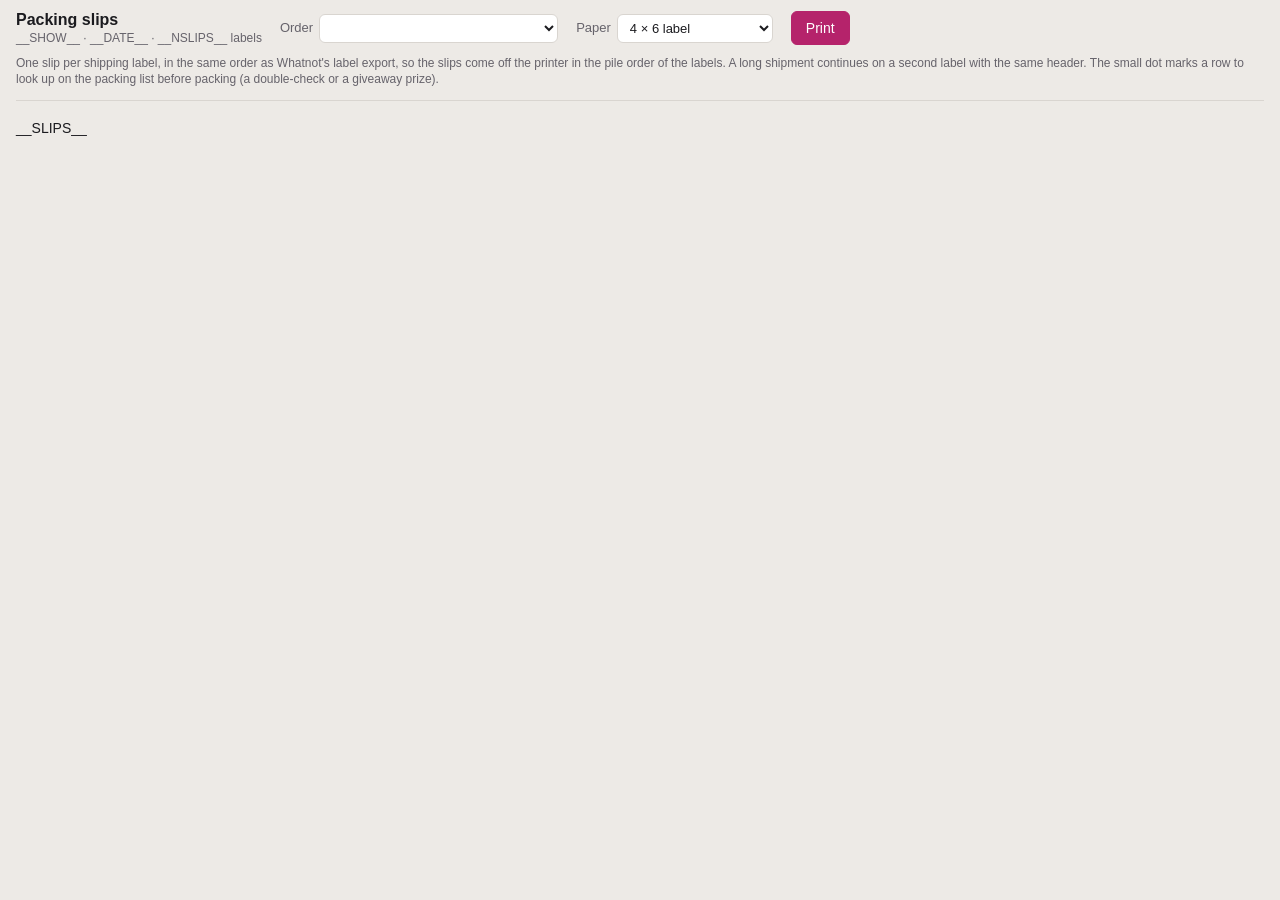
<file: pipeline/scripts/slips_template.html>
<!doctype html>
<meta charset="utf-8">
<title>__TITLE__</title>
<meta name="viewport" content="width=device-width, initial-scale=1">
<!-- Packing slips, one per shipping label, written by run.py build from packages.json. Buyers see these:
     product text only, a small dot on rows the seller still has to check, no flag text, no seller name.
     Every slip is in the HTML already (article.slip); the script only reorders them and switches the paper size. -->
<style id="pageStyle">@page{size:4in 6in;margin:0.2in}</style>
<style>
:root{color-scheme:light;--ink:#1b1b1f;--muted:#66636b;--rule:#d9d5d0;--bg:#edeae6;--accent:#B5236B}
*{box-sizing:border-box}
body{margin:0;background:var(--bg);color:var(--ink);font-family:"Helvetica Neue",Helvetica,Arial,system-ui,sans-serif;font-size:10.5pt;line-height:1.3;padding-inline:16px;padding-block:0 40px}
.toolbar{position:sticky;top:0;z-index:2;background:var(--bg);border-bottom:1px solid var(--rule);padding:10px 0 12px;display:flex;flex-wrap:wrap;align-items:center;gap:10px 18px;margin-bottom:18px}
.toolbar h1{font-size:16px;margin:0;font-weight:700}
.toolbar h1 small{display:block;font-weight:400;font-size:12px;color:var(--muted)}
.toolbar label{display:inline-flex;align-items:center;gap:6px;font-size:13px;color:var(--muted)}
.toolbar select{font:inherit;font-size:13px;padding:5px 8px;border:1px solid var(--rule);border-radius:6px;background:#fff;color:var(--ink)}
.toolbar button{font:inherit;font-size:14px;padding:7px 14px;border:1px solid var(--accent);border-radius:6px;background:var(--accent);color:#fff;cursor:pointer}
.toolbar .hint{font-size:12px;color:var(--muted);flex-basis:100%}
#slips{display:grid;grid-template-columns:repeat(auto-fill,minmax(4in,1fr));gap:16px;align-items:start}
.slip{background:#fff;border:1px solid var(--rule);width:100%;max-width:4in;padding:0;margin:0 auto;break-inside:auto}
.slip table{width:100%;border-collapse:collapse;table-layout:fixed}
.slip thead{display:table-header-group}
.slip th{padding:0;text-align:left;font-weight:400}
.head{padding:8pt 9pt 6pt;border-bottom:2px solid var(--ink)}
.head .show{font-size:8.5pt;color:var(--muted);letter-spacing:.03em;text-transform:uppercase;overflow:hidden;text-overflow:ellipsis;white-space:nowrap}
.head .buyer{font-size:15pt;font-weight:700;line-height:1.15;margin-top:2pt;word-break:break-word}
.head .lbl{display:inline-block;font-size:8.5pt;font-weight:700;border:1.5px solid var(--ink);border-radius:3px;padding:0 5pt;margin-left:6pt;vertical-align:middle;letter-spacing:.04em;text-transform:uppercase}
.head .track{font-family:ui-monospace,Menlo,Consolas,monospace;font-size:8.5pt;color:var(--muted);margin-top:3pt;word-break:break-all}
.head .cols{display:flex;font-size:7.5pt;color:var(--muted);text-transform:uppercase;letter-spacing:.06em;margin-top:5pt}
.head .cols span:nth-child(1){width:0.55in}.head .cols span:nth-child(2){flex:1}.head .cols span:nth-child(3){width:0.8in}
.slip td{padding:4pt 3pt;border-bottom:1px solid var(--rule);vertical-align:top;font-size:10pt}
.slip tr{break-inside:avoid}
td.no{width:0.55in;padding-left:9pt;font-weight:700;font-size:11.5pt;line-height:1.15;white-space:nowrap}
td.no small{display:block;font-weight:400;font-size:6.5pt;color:var(--muted);text-transform:uppercase;letter-spacing:.04em;white-space:normal;line-height:1.1}
td.no .none{color:var(--muted);font-weight:400}
td.prod{word-break:break-word}
td.prod .dot{display:inline-block;width:5pt;height:5pt;border-radius:50%;background:var(--ink);margin-right:4pt;vertical-align:middle;position:relative;top:-1pt}
td.ord{width:0.8in;font-family:ui-monospace,Menlo,Consolas,monospace;font-size:7.5pt;color:var(--muted);white-space:nowrap;padding-top:5pt}
td.box{width:0.28in;padding-right:9pt;padding-top:4.5pt}
td.box span{display:block;width:11pt;height:11pt;border:1.2pt solid var(--ink);border-radius:2pt}
.slip footer{padding:6pt 9pt 8pt;font-size:9pt;color:var(--ink);text-align:center}
.slip footer:empty{display:none}
@media print{
  body{background:#fff;padding:0;font-size:10pt}
  .toolbar{display:none}
  #slips{display:block}
  .slip{border:0;max-width:none;margin:0;background:#fff}
  body.p46 .slip{break-after:page}
  body.p46 .slip:last-child{break-after:auto}
  body.pletter .slip{min-height:4.8in;margin-bottom:0.2in;border-bottom:1px dashed var(--rule);break-inside:avoid}
  body.pletter .slip:last-child{border-bottom:0}
}
</style>
<div class="toolbar">
<h1>Packing slips<small>__SHOW__ · __DATE__ · <span id="count">__NSLIPS__</span> labels</small></h1>
<label>Order <select id="order" aria-label="Order of slips"><option value="username">Username A–Z (label export order)</option><option value="count">Order count, biggest first</option><option value="time">Order time</option></select></label>
<label>Paper <select id="paper" aria-label="Paper size"><option value="p46">4 × 6 label</option><option value="pletter">Letter, two per sheet</option></select></label>
<button type="button" id="printBtn">Print</button>
<span class="hint">One slip per shipping label, in the same order as Whatnot's label export, so the slips come off the printer in the pile order of the labels. A long shipment continues on a second label with the same header. The small dot marks a row to look up on the packing list before packing (a double-check or a giveaway prize).</span>
</div>
<div id="slips">
__SLIPS__
</div>
<script>
const KEY='wn-slips-__KEY__';
let view={order:'__ORDER__',paper:'p46'};
try{Object.assign(view,JSON.parse(localStorage.getItem(KEY)||'{}'))}catch(e){}
function save(){try{localStorage.setItem(KEY,JSON.stringify(view))}catch(e){}}
const box=document.getElementById('slips');
const CMP={username:(a,b)=>a.dataset.buyer.localeCompare(b.dataset.buyer)||(+a.dataset.n-+b.dataset.n),
  count:(a,b)=>(+b.dataset.count-+a.dataset.count)||a.dataset.buyer.localeCompare(b.dataset.buyer)||(+a.dataset.n-+b.dataset.n),
  time:(a,b)=>(+a.dataset.time-+b.dataset.time)||a.dataset.buyer.localeCompare(b.dataset.buyer)||(+a.dataset.n-+b.dataset.n)};
function render(){
  const slips=[...box.querySelectorAll('article.slip')].sort(CMP[view.order]||CMP.username);
  slips.forEach(s=>box.appendChild(s));
  document.body.classList.toggle('p46',view.paper==='p46');document.body.classList.toggle('pletter',view.paper==='pletter');
  document.getElementById('pageStyle').textContent=view.paper==='pletter'?'@page{size:letter;margin:0.4in}':'@page{size:4in 6in;margin:0.2in}';
  document.getElementById('order').value=view.order;document.getElementById('paper').value=view.paper;
}
document.getElementById('order').addEventListener('change',e=>{view.order=e.target.value;save();render();});
document.getElementById('paper').addEventListener('change',e=>{view.paper=e.target.value;save();render();});
document.getElementById('printBtn').addEventListener('click',()=>window.print());
render();
</script>
</file>
<file: extension/shared.css>
/* Dark palette shared by welcome.html and options.html (the landing page's dark tokens). System fonts only:
   extension pages load nothing from the network. */
:root{color-scheme:dark;--bg:#17131A;--panel:#221D25;--panel-2:#2A242E;--ink:#F1EBF0;--muted:#A79FAB;--rule:#3A323D;--rule-strong:#4E4552;
      --accent:#D55181;--accent-strong:#E0659A;--accent-ink:#F0A3BF;--accent-soft:#3B1F2C;--ok:#7BD39A;--ok-soft:#1E3527;--warn:#F0C36A;
      --display:-apple-system,"SF Pro Display","Segoe UI Variable Display","Segoe UI",system-ui,sans-serif;
      --body:-apple-system,"SF Pro Text","Segoe UI",system-ui,sans-serif;--mono:ui-monospace,"SF Mono",Menlo,Consolas,monospace}
*{box-sizing:border-box}
html{background:var(--bg)}
body{margin:0;background:var(--bg);color:var(--ink);font:16px/1.55 var(--body);padding-inline:clamp(16px,4vw,40px);padding-block:0 64px;overflow-x:hidden}
img{max-width:100%;height:auto;display:block}
a{color:var(--accent-ink)}
a:focus-visible,button:focus-visible,input:focus-visible,summary:focus-visible{outline:3px solid var(--accent);outline-offset:2px}
.wrap{max-width:760px;margin-inline:auto}
.top{display:flex;align-items:center;gap:12px;padding-block:22px 10px;border-bottom:1px solid var(--rule)}
.top img{width:36px;height:36px}
.top .name{font:800 18px/1.1 var(--display);text-transform:uppercase;letter-spacing:.03em}
.top .name span{color:var(--accent-ink)}
.top .tag{color:var(--muted);font-size:13px;margin-top:2px}
.top .spacer{flex:1}
.top a{font-size:14px;text-decoration:none;color:var(--muted)}
.top a:hover{color:var(--ink)}
h1{font:800 clamp(30px,5vw,40px)/1.08 var(--display);letter-spacing:-.02em;margin:40px 0 14px;text-wrap:balance}
h2{font:700 22px/1.2 var(--display);letter-spacing:-.01em;margin:0 0 14px;text-wrap:balance}
.eyebrow{display:inline-block;font:600 12px/1 var(--body);letter-spacing:.12em;text-transform:uppercase;color:var(--accent-ink);margin-bottom:10px}
.lede{font-size:18px;color:var(--ink);max-width:62ch;margin:0 0 10px}
.muted{color:var(--muted)}
section{margin-top:44px}
.steps{list-style:none;margin:0;padding:0;counter-reset:s;display:grid;gap:12px}
.steps li{counter-increment:s;display:grid;grid-template-columns:40px minmax(0,1fr);gap:14px;align-items:start;background:var(--panel);border:1px solid var(--rule);border-radius:12px;padding:16px}
.steps li::before{content:counter(s);display:grid;place-items:center;width:40px;height:40px;border-radius:50%;background:var(--accent-soft);color:var(--accent-ink);font:700 17px/1 var(--display)}
.steps li>div>b{display:block;font:700 16px/1.25 var(--display);margin-bottom:4px}
.steps p{margin:0;color:var(--muted);font-size:14.5px}
.steps .btn-sample{display:inline-block;background:var(--accent);color:#fff;font:600 13px/1 var(--body);padding:7px 11px;border-radius:6px;margin:4px 0 2px}
.figure{margin:0;background:var(--panel);border:1px solid var(--rule);border-radius:14px;padding:10px;overflow:hidden}
.figure .frame{border-radius:8px;overflow:hidden;border:1px solid var(--rule-strong)}
.figure .bar{display:flex;gap:6px;align-items:center;padding:8px 10px;background:var(--panel-2);border-bottom:1px solid var(--rule-strong)}
.figure .bar i{width:10px;height:10px;border-radius:50%;background:var(--rule-strong)}
.figure .bar span{flex:1;margin-left:8px;height:16px;border-radius:4px;background:var(--bg);font:12px/16px var(--mono);color:var(--muted);padding-inline:8px}
.setup{background:var(--panel);border:1px solid var(--rule);border-radius:14px;padding:22px 22px 20px;scroll-margin-top:24px}
label{display:block;font:600 14px/1.2 var(--body);margin-top:14px}
label span{display:block;color:var(--muted);font-weight:400;font-size:13px;margin-top:3px}
label:has(> span:only-child){margin-top:8px}
input{width:100%;font:16px/1.3 var(--mono);color:var(--ink);background:var(--bg);padding:11px 12px;border:1px solid var(--rule-strong);border-radius:8px;margin-top:8px}
input::placeholder{color:#6E6674}
input:focus{border-color:var(--accent)}
details{margin-top:14px;border-top:1px solid var(--rule);padding-top:10px}
summary{cursor:pointer;color:var(--muted);font-size:14px;list-style:none;display:flex;align-items:center;gap:8px}
summary::-webkit-details-marker{display:none}
summary::before{content:"";width:7px;height:7px;border-right:2px solid var(--muted);border-bottom:2px solid var(--muted);transform:rotate(-45deg);transition:transform .15s}
details[open] summary::before{transform:rotate(45deg)}
.actions{display:flex;align-items:center;gap:14px;flex-wrap:wrap;margin-top:20px}
button.primary{font:600 15px/1 var(--body);background:var(--accent);color:#fff;border:0;border-radius:9px;padding:13px 20px;cursor:pointer}
button.primary:hover{background:var(--accent-strong)}
#msg{font-size:14px;min-height:1.4em}
#msg.saved{color:var(--ok)}#msg.warn{color:var(--warn)}
.note{font-size:13.5px;color:var(--muted);background:var(--panel-2);border-radius:9px;padding:10px 12px;margin-top:16px}
.note b{color:var(--ink)}
.foot{margin-top:40px;padding-top:16px;border-top:1px solid var(--rule);color:var(--muted);font-size:13px;display:flex;gap:16px;flex-wrap:wrap}
@media (max-width:620px){.top .tag{display:none}.setup{padding:18px 16px}}
</file>
